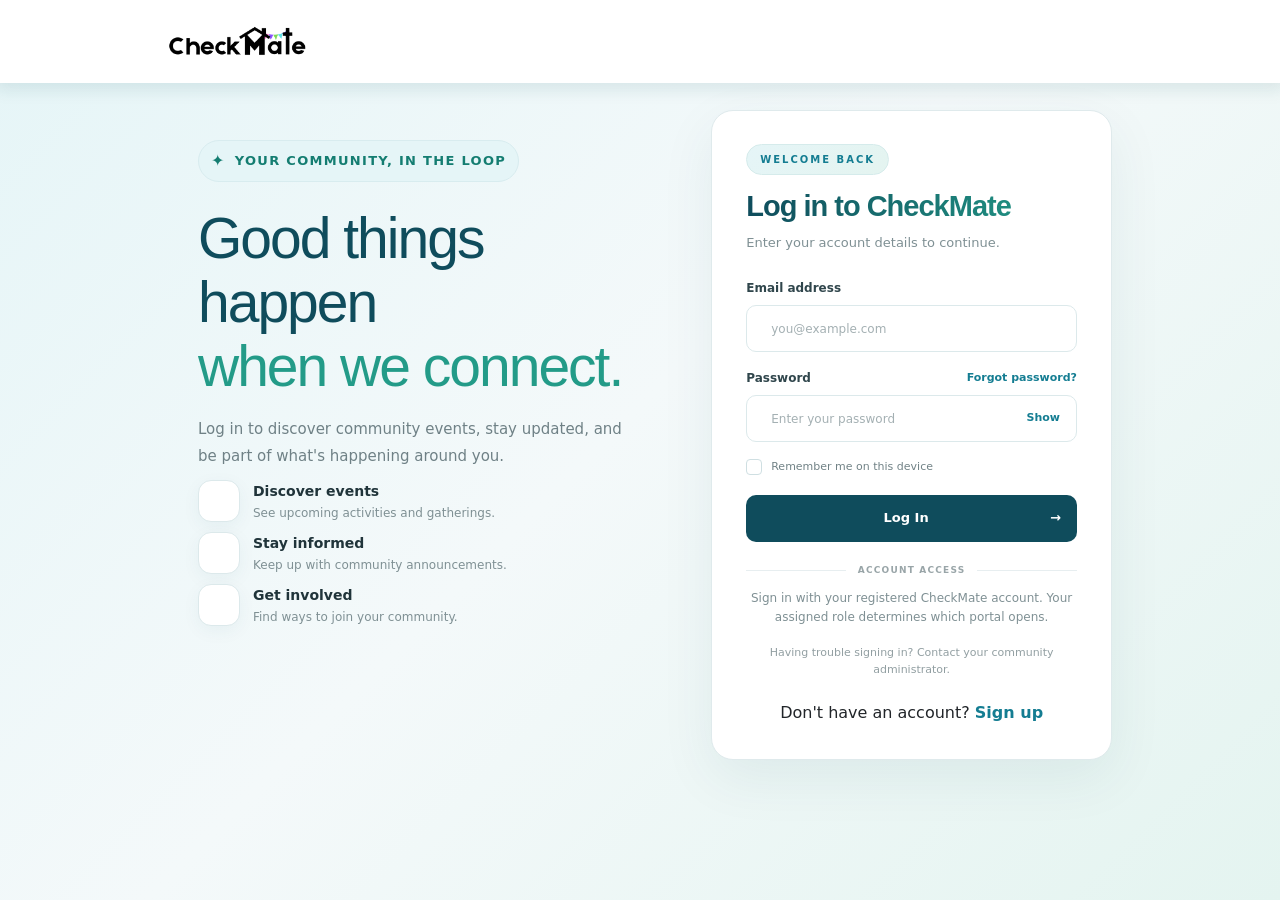
<file: index.html>
<!DOCTYPE html>
<html lang="en">
<head>
    <meta charset="UTF-8">
    <meta name="viewport" content="width=device-width, initial-scale=1.0">
    <meta http-equiv="refresh" content="0; url=html/index.html">
    <title>CheckMate</title>
    <script>
        window.location.replace("html/index.html");
    </script>
</head>
<body>
    <p>Redirecting to CheckMate... If you are not redirected,
        <a href="html/index.html">click here</a>.</p>
</body>
</html>
</file>
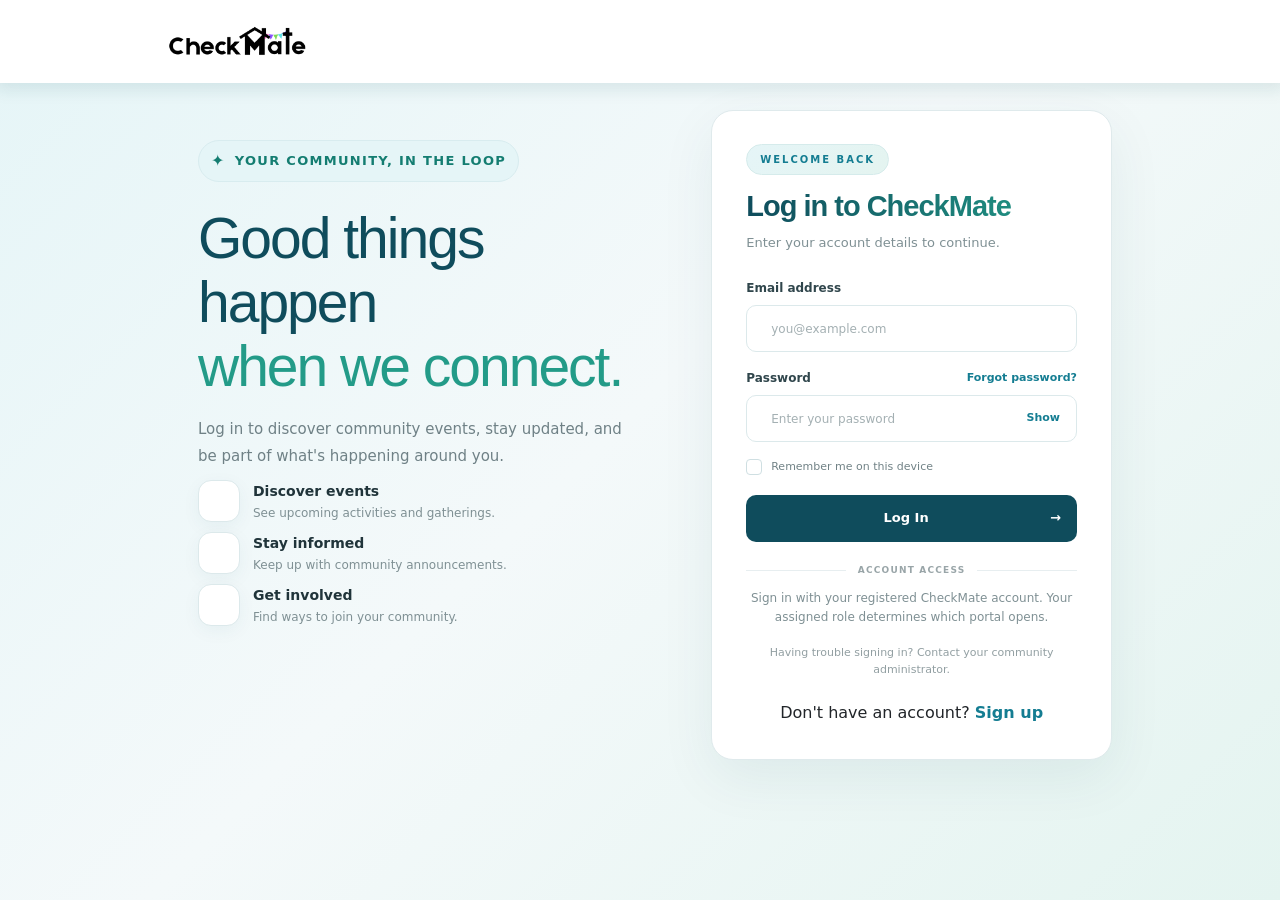
<file: html/index.html>
<!DOCTYPE html>
<html lang="en">

<head>
    <meta charset="UTF-8">
    <meta name="viewport" content="width=device-width, initial-scale=1.0">
    <title>CheckMate</title>
    <link rel="stylesheet" href="../css/login.css">
    <link rel="icon" type="img/png" href="../img/CMicon.png">
    <link href="https://cdn.jsdelivr.net/npm/bootstrap@5.3.8/dist/css/bootstrap.min.css" rel="stylesheet">
    <link href="https://cdn.boxicons.com/3.0.8/fonts/basic/boxicons.min.css" rel="stylesheet">
    <script src="https://cdn.jsdelivr.net/npm/bootstrap@5.3.8/dist/js/bootstrap.bundle.min.js"></script>
</head>

<body>

    <nav class="navbar navbar-expand-sm custom-navbar">
        <div class="container-fluid">
            <a class="navbar-logo" href="#Home">
                <img src="../img/CMlogo.png" alt="CheckMate Logo" style="width: 150px;" class="rounded-pill">
            </a>
        </div>
    </nav>

    <div class="main-container">

        <div class="left-container">
            <div class="login-intro">
                <div class="intro-badge">
                    <span>✦</span> YOUR COMMUNITY, IN THE LOOP
                </div>
                <h1>Good things happen <br>
                    <span>when we connect.</span>
                </h1>
                <p>Log in to discover community events, stay updated, and be part of what's happening around you.</p>

                <div class="intro-points">
                    <div>
                        <span class="point-icon"><i class="bx bx-help-circle"></i></span>
                        <span>
                            <strong>Discover events</strong>
                            <small>See upcoming activities and gatherings.</small>
                        </span>
                    </div>

                    <div>
                        <span class="point-icon"><i class="bx bx-bell"></i></span>
                        <span>
                            <strong>Stay informed</strong>
                            <small>Keep up with community announcements.</small>
                        </span>
                    </div>

                    <div>
                        <span class="point-icon"><i class="bx bx-community"></i></span>
                        <span>
                            <strong>Get involved</strong>
                            <small>Find ways to join your community.</small>
                        </span>
                    </div>
                </div>
            </div>
        </div>

        <div class="right-container">
            <section class="login-card" aria-labelledby="loginTitle">
                <p class="eyebrow">WELCOME BACK</p>
                <h2 id="loginTitle">Log in to CheckMate</h2>
                <p class="login-subtitle">
                    Enter your account details to continue.
                </p>

                <form id="loginForm" novalidate>
                    <label for="email">Email address</label>
                    <div class="input-wrap">
                        <span aria-hidden="true"><i class="bx bx-envelope"></i></span>
                        <input id="email" name="email" type="email" autocomplete="username"
                            placeholder="you@example.com" required>
                    </div>

                    <div class="field-error" id="emailError"></div>

                    <div class="password-label">
                        <label for="password">Password</label>
                        <button type="button" class="forgot-button" id="forgotButton">
                            Forgot password?
                        </button>
                    </div>

                    <div class="input-wrap">
                        <span aria-hidden="true"><i class="bx bx-lock-keyhole"></i></span>
                        <input id="password" name="password" type="password" autocomplete="current-password"
                            placeholder="Enter your password" required minlength="4">
                        <button type="button" class="show-password" id="showPassword" aria-label="Show password">
                            Show
                        </button>
                    </div>

                    <div class="field-error" id="passwordError"></div>
                    <label class="remember-row">
                        <input type="checkbox" id="rememberMe">
                        <span class="custom-check"></span>
                        <span>Remember me on this device</span>
                    </label>
                    <button class="button button-primary login-submit" type="submit">
                        Log In <span aria-hidden="true">→</span>
                    </button>

                    <div class="form-message" id="formMessage" role="status" aria-live="polite"></div>
                </form>

                <div class="login-divider">
                    <span>ACCOUNT ACCESS</span>
                </div>

                <p class="account-access">
                    Sign in with your registered CheckMate account.
                    Your assigned role determines which portal opens.
                </p>
                <p class="login-footer-note">
                    Having trouble signing in? Contact your community administrator.
                </p>
                <p class="signup-prompt">
                    Don't have an account?
                    <a href="signup.html">Sign up</a>
                </p>
            </section>
        </div>

    </div>

    <script src="../js/shared-data.js"></script>
    <script src="../js/script.js"></script>

</body>

</html>
</file>
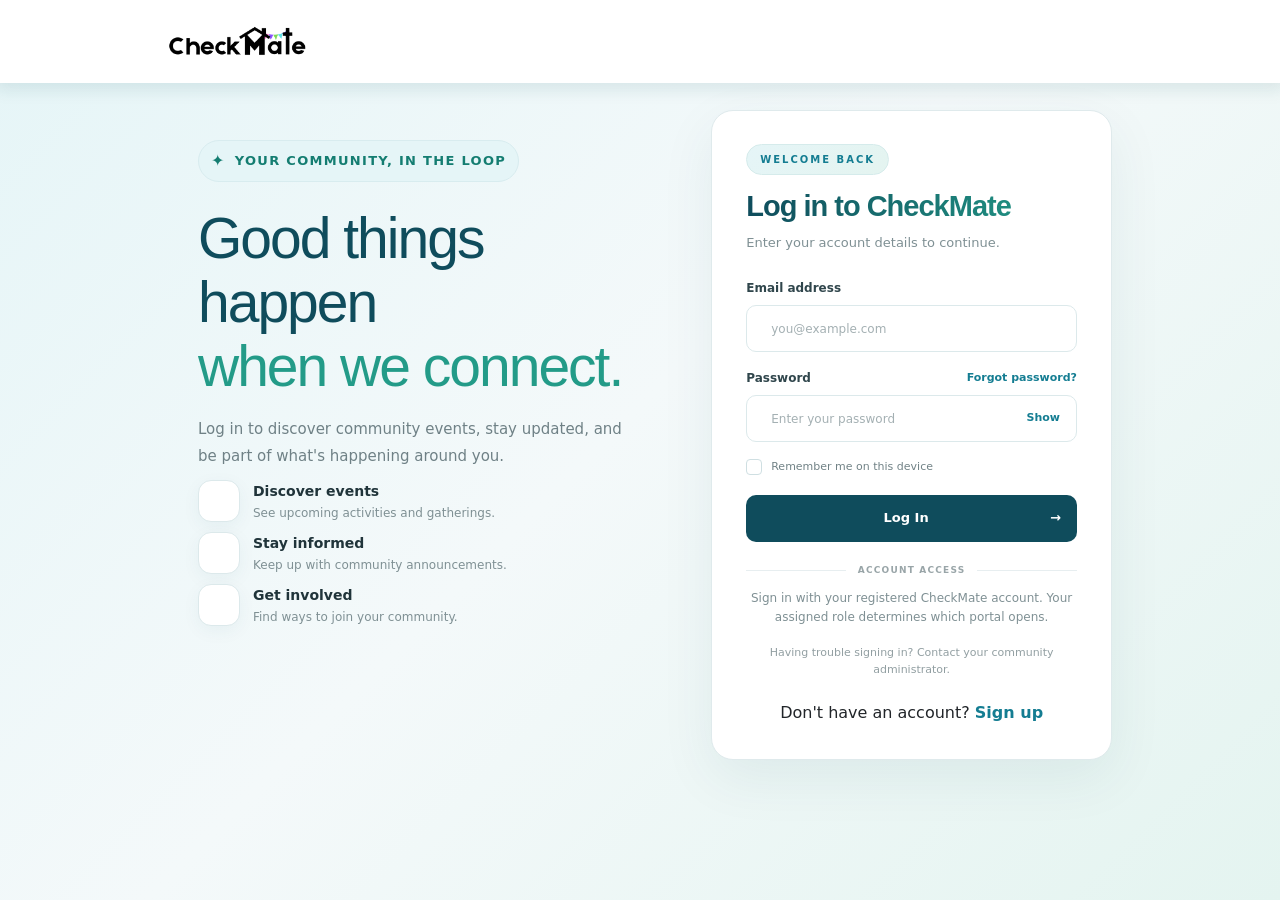
<file: html/admin.html>
<!DOCTYPE html>
<html lang="en">

<head>
    <meta charset="UTF-8">
    <meta name="viewport" content="width=device-width, initial-scale=1.0">
    <title>CheckMate</title>
    <link rel="stylesheet" href="../css/admin.css">
    <link rel="icon" type="image/png" href="../img/CMicon.png">
    <link href="https://cdn.jsdelivr.net/npm/bootstrap@5.3.8/dist/css/bootstrap.min.css" rel="stylesheet">
    <link href="https://cdn.boxicons.com/3.0.8/fonts/basic/boxicons.min.css" rel="stylesheet">
    <script src="https://cdn.jsdelivr.net/npm/bootstrap@5.3.8/dist/js/bootstrap.bundle.min.js"></script>
</head>

<body>

    <nav class="navbar navbar-expand-sm custom-navbar">
        <div class="container-fluid">

            <!-- CheckMate Logo -->
            <a class="navbar-logo" href="admin.html#dashboard">
                <img src="../img/CMlogo.png" alt="CheckMate Logo" class="rounded-pill">
            </a>

            <!-- Notification and Admin Portal -->
            <div class="admin-nav-actions ms-auto">

                <button type="button" class="notif-bell" id="adminNotifBtn" aria-label="Notifications"
                    title="Notifications">
                    <i class="bx bx-bell"></i>
                    <span class="notif-badge" id="adminNotifBadge" hidden>0</span>
                </button>

                <div class="admin-account">
                    ADMIN PORTAL</div>

            </div>
        </div>
    </nav>


    <aside class="navbar-column">
        <div class="navbar-text">
            <img src="../img/CMicon.png" style="width: 45px;" class="navbar-image" alt="Admin Icon">
            <div class="navbar-description">
                <p class="admin-name">Administrator</p>
                <p class="admin-description">Community Management</p>
            </div>
        </div>


        <div class="navbar-list">
            <p class="menu-title">MENU</p>

            <ul class="navbar-list">
                <li>
                    <a href="admin.html#dashboard" data-section="dashboard">
                        <i class="bx bx-dashboard"></i>
                        <span>Dashboard</span>
                    </a>
                </li>

                <li>
                    <a href="admin.html#events" data-section="events">
                        <i class="bx bx-calendar"></i>
                        <span>Manage Events</span>
                    </a>
                </li>

                <li>
                    <a href="admin.html#users" data-section="users">
                        <i class="bx bx-user"></i>
                        <span>Users</span>
                    </a>
                </li>
            </ul>
        </div>

    </aside>

    <main class="main-content">

        <!-- DASHBOARD -->
        <section id="admin-dashboard-section" class="admin-section">
            <div class="page-heading">
                <h1>Dashboard</h1>
                <p>Welcome back, Administrator.</p>
            </div>

            <section class="content-panel" id="dashboardPanel">
                <h2>Dashboard</h2>
                <p>Your community overview and activity summary will appear here.</p>
            </section>
        </section>


        <!-- MANAGE EVENTS -->
        <section id="admin-events-section" class="admin-section" style="display:none;">
            <div class="page-heading">
                <h1>Manage Events</h1>
                <p>Create, edit, and maintain community events.</p>
            </div>

            <section class="content-panel" id="eventsPanel">
            </section>
        </section>


        <!-- CREATE / EDIT EVENT -->
        <section id="admin-create-section" class="admin-section" style="display:none;">
            <div class="page-heading">
                <h1 id="createEventPageTitle">Create Event</h1>
                <p>Enter the details below to create a community event.</p>
            </div>

            <section class="content-panel create-event-panel">
                <form id="createEventForm">
                    <input type="hidden" id="eventId">

                    <div class="create-event-grid">

                        <div class="event-field full-width">
                            <label for="inputTitle">Title</label>
                            <input type="text" id="inputTitle" required>
                        </div>

                        <div class="event-field">
                            <label for="inputDate">Date</label>
                            <input type="date" id="inputDate" required>
                        </div>

                        <div class="event-field">
                            <label for="inputLocation">Location</label>
                            <input type="text" id="inputLocation" required>
                        </div>

                        <div class="event-field">
                            <label for="inputStartTime">Start Time</label>
                            <input type="time" id="inputStartTime" required>
                        </div>

                        <div class="event-field">
                            <label for="inputCategory">Category</label>
                            <select id="inputCategory" required>
                                <option value="Community">Community</option>
                                <option value="Health">Health</option>
                                <option value="Education">Education</option>
                                <option value="Environment">Environment</option>
                                <option value="Sports">Sports</option>
                                <option value="Culture">Culture</option>
                                <option value="Public Service">Public Service</option>
                            </select>
                        </div>

                        <div class="event-field">
                            <label for="inputEndTime">End Time</label>
                            <input type="time" id="inputEndTime" required>
                        </div>

                        <div class="event-field">
                            <label for="inputStatus">Event Status</label>
                            <select id="inputStatus" required>
                                <option value="upcoming">Upcoming</option>
                                <option value="ongoing">Ongoing</option>
                                <option value="completed">Completed</option>
                            </select>
                        </div>

                        <div class="event-field full-width">
                            <label for="inputDescription">Event Description</label>
                            <textarea id="inputDescription" rows="4" required></textarea>
                        </div>

                        <div class="event-field full-width">
                            <label for="inputRequirements">Event Requirements</label>
                            <textarea id="inputRequirements" rows="4"></textarea>
                        </div>

                    </div>

                    <div class="create-event-actions">
                        <a href="admin.html#events" class="btn btn-secondary">Cancel</a>
                        <button type="submit" class="btn btn-primary" id="btnSaveEvent">Publish Event</button>
                    </div>
                </form>
            </section>
        </section>


        <!-- USERS -->
        <section id="admin-users-section" class="admin-section" style="display:none;">
            <div class="page-heading">
                <h1>Users</h1>
                <p>Manage community accounts and access.</p>
            </div>

            <section class="content-panel" id="usersPanel">
                <!-- Loaded by admin.js -->
            </section>
        </section>

    </main>

    <script src="../js/shared-data.js"></script>
    <script src="../js/admin.js"></script>
</body>

</html>
</file>
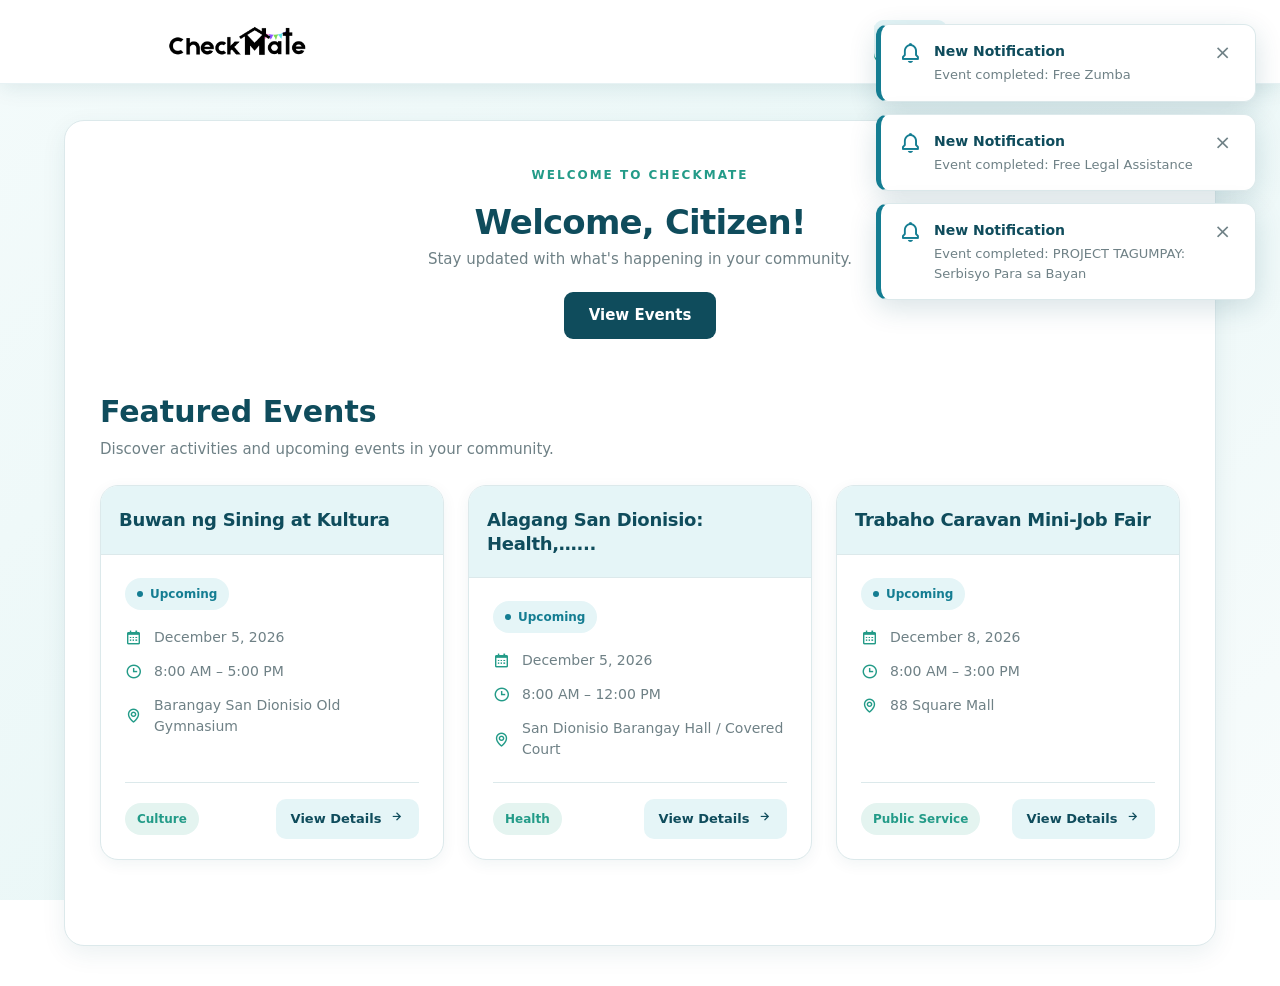
<file: html/citizen.html>
<!DOCTYPE html>
<html lang="en">

<head>
    <meta charset="UTF-8">
    <meta name="viewport" content="width=device-width, initial-scale=1.0">
    <title>CheckMate</title>
    <link rel="stylesheet" href="../css/citizen.css">
    <link rel="icon" type="image/png" href="../img/CMicon.png">
    <link href="https://cdn.jsdelivr.net/npm/bootstrap@5.3.8/dist/css/bootstrap.min.css" rel="stylesheet">
    <link href="https://unpkg.com/boxicons@2.1.4/css/boxicons.min.css" rel="stylesheet">
    <script src="https://cdn.jsdelivr.net/npm/bootstrap@5.3.8/dist/js/bootstrap.bundle.min.js"></script>
</head>

<body>

    <nav class="navbar navbar-expand-sm custom-navbar">
        <div class="container-fluid">
            <a class="navbar-logo" href="citizen.html#home">
                <img src="../img/CMlogo.png" alt="CheckMate Logo" style="width: 150px;" class="rounded-pill">
            </a>

            <ul class="navbar-nav ms-auto">
                <li class="nav-item">
                    <a class="nav-link" href="citizen.html#home" data-citizen-nav="home">Home</a>
                </li>
                <li class="nav-item">
                    <a class="nav-link" href="citizen.html#upcoming" data-citizen-nav="events">Events</a>
                </li>
                <li class="nav-item">
                    <a class="nav-link" href="index.html" id="citizenLogout">Logout</a>
                </li>
            </ul>
        </div>
    </nav>


    <!-- HOME -->
    <section id="citizen-home-section" class="citizen-section checkmate-placard">

        <!-- NOTIFICATION BELL -->
        <li class="nav-item notif-item">
            <button type="button" class="notif-bell" id="citizenNotifBtn" aria-label="Notifications"
                aria-expanded="false">
                <i class="bx bx-bell"></i>
                <span class="notif-badge" id="citizenNotifBadge" hidden>0</span>
            </button>
            <div class="notif-panel" id="citizenNotifPanel" hidden></div>
        </li>

        <div class="main-TOPcontent">
            <div class="main-content">
                <p class="content-top-text">WELCOME TO CHECKMATE</p>
                <h1 class="content-middle-text">Welcome, Citizen!</h1>
                <p class="content-bottom-text">Stay updated with what's happening in your community.</p>

                <a href="citizen.html#upcoming" class="view-event-btn">
                    View Events
                </a>
            </div>
        </div>

        <section class="featured-events">
            <div class="featured-header">
                <h2>Featured Events</h2>
                <p>Discover activities and upcoming events in your community.</p>
            </div>

            <div class="featured-events-container">
                <div class="empty-events">
                    <i class="bx bx-calendar"></i>
                    <h3>Featured events</h3>
                    <p class="featured-description">
                        Discover the latest activities, programs, and community events
                        happening in your place.
                    </p>
                </div>
            </div>
        </section>

    </section>


    <!-- EVENTS -->
    <main id="citizen-events-section" class="citizen-section mainContainer checkmate-placard" style="display:none;">

        <!-- EVENTS PAGE NOTIFICATION -->
        <li class="nav-item notif-item">
            <button type="button" class="notif-bell" id="citizenNotifBtnEvents" aria-label="Notifications"
                aria-expanded="false">
                <i class="bx bx-bell"></i>
                <span class="notif-badge" id="citizenNotifBadgeEvents" hidden>0</span>
            </button>
            <div class="notif-panel" id="citizenNotifPanelEvents" hidden></div>
        </li>

        <section class="topContainer">
            <p class="top-text">WHAT'S HAPPENING NEAR YOU</p>

            <div class="top-content">
                <h1>Community Events</h1>
                <p>Find an activity, make a plan, and join your community.</p>
            </div>
        </section>

        <section class="event-tools">

            <div class="event-navbar">
                <ul class="navbar-nav">
                    <li class="nav-item">
                        <a href="citizen.html#upcoming" class="nav-link" data-event-status="upcoming">Upcoming</a>
                    </li>

                    <li class="nav-item">
                        <a href="citizen.html#ongoing" class="nav-link" data-event-status="ongoing">Ongoing</a>
                    </li>

                    <li class="nav-item">
                        <a href="citizen.html#completed" class="nav-link" data-event-status="completed">Completed</a>
                    </li>
                </ul>
            </div>

            <form class="searchBar" id="citizenSearchForm" role="search">
                <select class="form-select category-filter" id="categoryFilter" aria-label="Filter by category">
                    <option value="all">All Categories</option>
                    <option value="Community">Community</option>
                    <option value="Health">Health</option>
                    <option value="Education">Education</option>
                    <option value="Environment">Environment</option>
                    <option value="Sports">Sports</option>
                    <option value="Culture">Culture</option>
                    <option value="Public Service">Public Service</option>
                </select>

                <div class="search-field">
                    <i class="bx bx-search"></i>
                    <input class="form-control" type="search" id="searchInput" placeholder="Search title or category..."
                        aria-label="Search events" autocomplete="off">
                </div>

                <button class="btn" type="submit">Search</button>
            </form>

        </section>

        <section class="events-empty" id="citizenEventsContainer">
            <i class="bx bx-calendar-event"></i>
            <h2>Upcoming events</h2>
            <p>Community upcoming events will appear here.</p>
        </section>

    </main>

    <script src="../js/shared-data.js"></script>
    <script src="../js/citizen.js"></script>
</body>

</html>
</file>
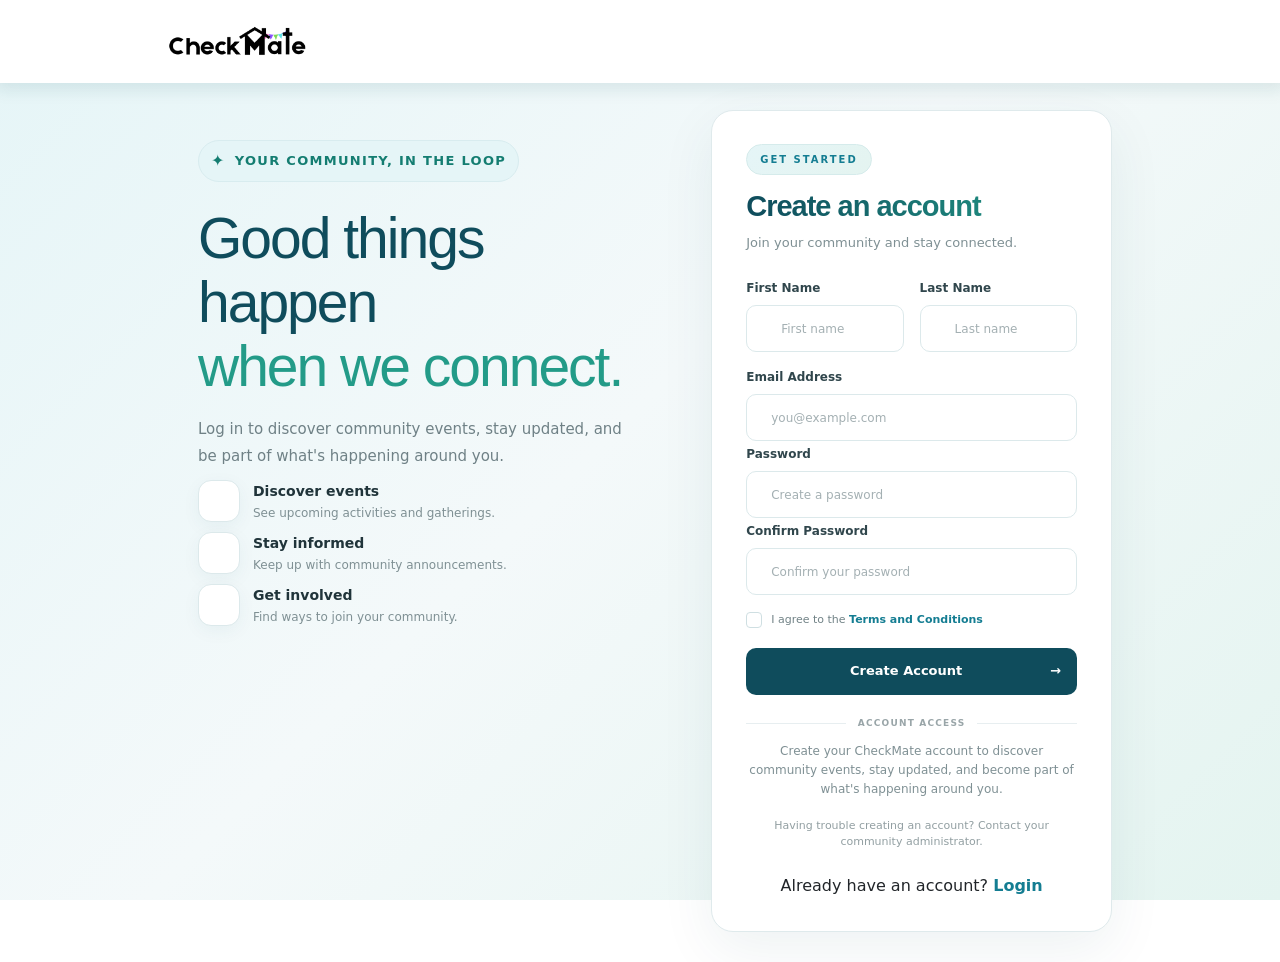
<file: html/signup.html>
<!DOCTYPE html>
<html lang="en">

<head>
    <meta charset="UTF-8">
    <meta name="viewport" content="width=device-width, initial-scale=1.0">
    <title>CheckMate</title>
    <link rel="stylesheet" href="../css/login.css">
    <link rel="stylesheet" href="../css/signup.css">
    <link rel="icon" type="image/png" href="../img/CMicon.png">
    <link href="https://cdn.jsdelivr.net/npm/bootstrap@5.3.8/dist/css/bootstrap.min.css" rel="stylesheet">
    <link href="https://cdn.boxicons.com/3.0.8/fonts/basic/boxicons.min.css" rel="stylesheet">
    <script src="https://cdn.jsdelivr.net/npm/bootstrap@5.3.8/dist/js/bootstrap.bundle.min.js"></script>
    <script src="../js/script.js"></script>
</head>

<body>

    <!-- NAVBAR -->
    <nav class="navbar navbar-expand-sm custom-navbar">
        <div class="container-fluid">
            <a class="navbar-logo" href="#Home">
                <img src="../img/CMlogo.png" alt="CheckMate Logo" style="width: 150px;" class="rounded-pill">
            </a>
        </div>
    </nav>


    <!-- MAIN CONTAINER -->
    <div class="main-container">

        <!-- LEFT SIDE - SAME AS LOGIN -->
        <div class="left-container">
            <div class="login-intro">
                <div class="intro-badge">
                    <span>✦</span> YOUR COMMUNITY, IN THE LOOP
                </div>

                <h1>Good things happen <br>
                    <span>when we connect.</span>
                </h1>

                <p>Log in to discover community events, stay updated, and be part of what's happening around you.</p>

                <div class="intro-points">
                    <div>
                        <span class="point-icon"><i class="bx bx-help-circle"></i></span>
                        <span>
                            <strong>Discover events</strong>
                            <small>See upcoming activities and gatherings.</small>
                        </span>
                    </div>

                    <div>
                        <span class="point-icon"><i class="bx bx-bell"></i></span>
                        <span>
                            <strong>Stay informed</strong>
                            <small>Keep up with community announcements.</small>
                        </span>
                    </div>

                    <div>
                        <span class="point-icon"><i class="bx bx-community"></i></span>
                        <span>
                            <strong>Get involved</strong>
                            <small>Find ways to join your community.</small>
                        </span>
                    </div>
                </div>
            </div>
        </div>


        <!-- RIGHT SIDE - SIGNUP FORM -->
        <div class="right-container">

            <div class="login-card signup-card">

                <p class="eyebrow">GET STARTED</p>

                <h2>Create an account</h2>

                <p class="login-subtitle">
                    Join your community and stay connected.
                </p>


                <form onsubmit="signup(event)">

                    <!-- FIRST NAME AND LAST NAME -->
                    <div class="signup-name-row">

                        <div class="signup-field">
                            <label for="firstName">First Name</label>

                            <div class="input-wrap">
                                <i class="bx bx-user"></i>
                                <input type="text" id="firstName" placeholder="First name" required>
                            </div>
                        </div>

                        <div class="signup-field">
                            <label for="lastName">Last Name</label>

                            <div class="input-wrap">
                                <i class="bx bx-user"></i>
                                <input type="text" id="lastName" placeholder="Last name" required>
                            </div>
                        </div>

                    </div>


                    <!-- EMAIL -->
                    <label for="username">Email Address</label>

                    <div class="input-wrap">
                        <i class="bx bx-envelope"></i>
                        <input type="email" id="username" placeholder="you@example.com" required>
                    </div>


                    <!-- PASSWORD -->
                    <label for="password">Password</label>

                    <div class="input-wrap">
                        <i class="bx bx-lock"></i>
                        <input type="password" id="password" placeholder="Create a password" required>

                        <i class="bx bx-eye-slash" id="togglePassword" style="cursor:pointer;"></i>
                    </div>


                    <!-- CONFIRM PASSWORD -->
                    <label for="confirmPassword">Confirm Password</label>

                    <div class="input-wrap">
                        <i class="bx bx-lock"></i>
                        <input type="password" id="confirmPassword" placeholder="Confirm your password" required>
                    </div>

                    <!-- TERMS AND CONDITIONS -->
                    <label class="remember-row terms-agreement">
                        <input type="checkbox" id="termsAgreement" required>
                        <span class="custom-check"></span>
                        <span>
                            I agree to the
                            <a href="#" id="openTerms">Terms and Conditions</a>
                        </span>
                    </label>

                    <!-- TERMS AND CONDITIONS POPUP -->
                    <div class="terms-overlay" id="termsModal">
                        <div class="terms-modal">

                            <div class="terms-header">
                                <div>
                                    <span class="terms-eyebrow">CHECKMATE</span>
                                    <h2>Terms and Conditions</h2>
                                    <p>Please read these terms before creating your account.</p>
                                </div>

                                <button type="button" class="terms-close" id="closeTerms"
                                    aria-label="Close">&times;</button>
                            </div>

                            <div class="terms-content">

                                <p><strong>Last updated: November 17, 2026</strong></p>

                                <p>
                                    Welcome to CheckMate. By creating an account and using this
                                    platform, you agree to follow the terms and guidelines below.
                                    If you do not agree, please do not create an account.
                                </p>

                                <h3>1. Account Registration</h3>
                                <ul>
                                    <li>You must provide accurate and complete information when creating an account.
                                    </li>
                                    <li>You must not impersonate another person or create an account using someone
                                        else's information without authorization.</li>
                                    <li>You are responsible for keeping your login credentials confidential.</li>
                                    <li>You must notify the platform administrator if you become aware of unauthorized
                                        access to your account.</li>
                                </ul>

                                <h3>2. Acceptable Use</h3>
                                <p>When using CheckMate, you agree not to:</p>
                                <ul>
                                    <li>Post false, misleading, fraudulent, or unauthorized event information.</li>
                                    <li>Harass, threaten, bully, or discriminate against other users.</li>
                                    <li>Send spam or use the platform for scams or malicious activities.</li>
                                    <li>Attempt to access another user's account or restricted areas without permission.
                                    </li>
                                    <li>Upload or distribute harmful software or content that may compromise the
                                        platform.</li>
                                    <li>Use CheckMate for any unlawful purpose.</li>
                                </ul>

                                <h3>3. Data Privacy</h3>
                                <p>
                                    CheckMate collects personal information such as your name,
                                    email address, and account credentials when you register.
                                    This information is used to:
                                </p>
                                <ul>
                                    <li>Create and manage your account.</li>
                                    <li>Provide access to community events and announcements.</li>
                                    <li>Maintain platform security and prevent unauthorized use.</li>
                                    <li>Communicate important account or platform updates.</li>
                                </ul>

                                <p>
                                    CheckMate should handle personal information in accordance
                                    with the <strong>Data Privacy Act of 2012 (Republic Act No. 10173)</strong>.
                                    Users have rights under the law, including the right to be
                                    informed about the processing of their personal data and,
                                    subject to applicable conditions, the right to access,
                                    correct, object to, or request the deletion or blocking of
                                    their data.
                                </p>

                                <p>
                                    Personal information should only be accessed by authorized
                                    persons and should not be disclosed to unauthorized parties.
                                    It should be retained only for as long as necessary for the
                                    stated purposes or as required by applicable law.
                                </p>

                                <h3>4. Prohibited Activities and Legal Compliance</h3>
                                <p>
                                    Users must not use CheckMate to engage in unlawful online
                                    activities, including unauthorized access, computer-related
                                    fraud, identity theft, or other prohibited acts under
                                    applicable Philippine laws, including the
                                    <strong>Cybercrime Prevention Act of 2012 (Republic Act No. 10175)</strong>.
                                </p>

                                <h3>5. Community Events and Announcements</h3>
                                <ul>
                                    <li>Event details and announcements should be accurate and relevant to the
                                        community.</li>
                                    <li>Users should verify event details with the appropriate community administrator
                                        when necessary.</li>
                                    <li>CheckMate may update, correct, or remove inaccurate or inappropriate content.
                                    </li>
                                    <li>CheckMate does not guarantee that every listed event will proceed as originally
                                        announced.</li>
                                </ul>

                                <h3>6. Account Suspension or Termination</h3>
                                <p>
                                    The platform administrator may restrict, suspend, or remove
                                    accounts that violate these terms, misuse the platform, or
                                    create security or safety concerns. Where appropriate, users
                                    may be informed of the reason for the action.
                                </p>

                                <h3>7. Changes to These Terms</h3>
                                <p>
                                    These terms may be updated when CheckMate's features,
                                    policies, or applicable laws change. Users should review
                                    this section periodically for updates.
                                </p>

                                <h3>8. Contact and Privacy Concerns</h3>
                                <p>
                                    For questions, account concerns, or requests involving
                                    personal information, contact the CheckMate administrator
                                    through the official community contact channel.
                                </p>

                                <h3>9. Acceptance of Terms</h3>
                                <p>
                                    By checking the agreement box during registration, you
                                    acknowledge that you have read and understood these Terms
                                    and Conditions and agree to follow them.
                                </p>

                                <p class="terms-disclaimer">
                                    Note: This is a sample platform terms document for the
                                    CheckMate project. It is not a substitute for legal advice
                                    or a complete legal compliance review.
                                </p>

                            </div>

                            <div class="terms-footer">
                                <button type="button" class="terms-accept" id="acceptTerms">
                                    I Agree
                                </button>
                            </div>

                        </div>
                    </div>


                    <!-- CREATE ACCOUNT BUTTON -->
                    <button class="button button-primary login-submit" type="submit">
                        Create Account <span aria-hidden="true">→</span>
                    </button>

                </form>

                <div class="login-divider">
                    <span>ACCOUNT ACCESS</span>
                </div>

                <p class="account-access">
                    Create your CheckMate account to discover community events,
                    stay updated, and become part of what's happening around you.
                </p>

                <p class="login-footer-note">
                    Having trouble creating an account? Contact your community administrator.
                </p>

                <p class="signup-prompt">
                    Already have an account?
                    <a href="index.html">Login</a>
                </p>

            </div>

        </div>

    </div>

    <!-- SIGNUP SUCCESS POPUP -->
    <div class="modal fade" id="signupSuccessModal" tabindex="-1" aria-labelledby="signupSuccessTitle"
        aria-hidden="true" data-bs-backdrop="static" data-bs-keyboard="false">
        <div class="modal-dialog modal-dialog-centered">
            <div class="modal-content signup-success-modal">
                <div class="modal-body">
                    <div class="signup-success-icon">
                        <i class="bx bx-check"></i>
                    </div>
                    <h3 id="signupSuccessTitle">Account Created!</h3>
                    <p>Your CheckMate account has been successfully registered.
                        You can now log in and explore your community events.</p>
                    <a href="index.html" class="signup-success-button">Continue to Login</a>
                </div>
            </div>
        </div>
    </div>

</body>

</html>
</file>
<file: css/login.css>
body {
    margin: 0;
    padding-top: 80px;
    min-height: 100vh;
    background: linear-gradient(
        135deg,
        #e5f5f7 0%,
        #f4f9fa 48%,
        #e4f4f0 100%
    );
    background-attachment: fixed;
}


/*----- TOP NAVBAR -----*/

.custom-navbar {
    background-color: white;
    box-shadow: 0px 2px 15px 5px rgba(15, 76, 92, 0.10);
    width: 100%;
    position: fixed !important;
    top: 0;
    left: 0;
    z-index: 9999;
}

.navbar-logo {
    margin-left: 150px;
}


/*----- MIDDLE CONTAINER -----*/

.main-container {
    margin: 30px 168px;
    min-height: 500px;
    display: flex;
    gap: 50px;
}


/*----- LEFT -----*/

.left-container {
    width: 55%;
    padding: 30px;
}


/*----- RIGHT -----*/

.right-container {
    width: 45%;
}


/*----- INTRO BADGE -----*/

.intro-badge {
    display: inline-flex;
    align-items: center;
    gap: 9px;
    padding: 8px 12px;
    border: 1px solid #d8ecef;
    background: #e5f5f7;
    border-radius: 30px;
    color: #147d71;
    font-size: 13px;
    letter-spacing: 1.3px;
    font-weight: 700;
}

.intro-badge span {
    font-size: 16px;
}


/*----- LOGIN INTRO -----*/

.login-intro h1 {
    font-family: Manrope, sans-serif;
    font-size: clamp(37px, 4.5vw, 57px);
    line-height: 1.12;
    letter-spacing: -2px;
    color: #0f4c5c;
    margin: 25px 0 18px;
}

.login-intro h1 span {
    color: #239b88;
}

.login-intro > p {
    max-width: 470px;
    color: #6f8186;
    font-size: 15px;
    line-height: 1.8;
    margin: 0;
}


/*----- INTRO POINTS -----*/

.intro-points > div {
    margin-top: 10px;
    display: flex;
    align-items: center;
    gap: 13px;
}

.point-icon {
    width: 42px;
    height: 42px;
    border-radius: 13px;
    background: #fff;
    border: 1px solid #dce9eb;
    color: #239b88;
    display: grid;
    place-items: center;
    font-size: 19px;
    box-shadow: 0 5px 18px rgba(15, 76, 92, 0.05);
}

.intro-points strong,
.intro-points small {
    display: block;
}

.intro-points strong {
    color: #20343a;
    font-size: 14px;
}

.intro-points small {
    color: #7f9094;
    font-size: 12px;
    margin-top: 2px;
}


/*----- INTRO DECORATION -----*/

.intro-decoration {
    position: absolute;
    z-index: -1;
    border: 1px solid #dceff1;
    border-radius: 50%;
    pointer-events: none;
}

.deco-one {
    width: 190px;
    height: 190px;
    right: 5px;
    top: 20px;
    opacity: 0.6;
}

.deco-two {
    width: 120px;
    height: 120px;
    right: 40px;
    top: 55px;
    opacity: 0.6;
}


/*----- LOGIN AND SIGN-UP CARDS -----*/

.login-card {
    background: #fff;
    border: 1px solid #dfeaec;
    border-radius: 22px;
    padding: 33px 34px;
    box-shadow: 0 18px 55px rgba(15, 76, 92, 0.07);
}

.signup-card {
    width: 100%;
    max-width: 520px;
}

.login-card-mark {
    height: 43px;
    width: 43px;
    border-radius: 14px;
    background: #0f4c5c;
    color: #fff;
    display: grid;
    place-items: center;
    font-family: Manrope, sans-serif;
    font-weight: 800;
    font-size: 21px;
    margin-bottom: 24px;
}

.login-card-mark span {
    color: #73c9c4;
}

.login-card > .eyebrow {
    margin-bottom: 6px;
}

.login-card h2 {
    font-family: Manrope, sans-serif;
    font-size: 25px;
    letter-spacing: -0.7px;
    color: #0f4c5c;
    margin: 0 0 6px;
}

.login-subtitle {
    color: #7f9094;
    font-size: 12px;
    margin: 0 0 25px;
}


/*----- FORM LABELS AND INPUTS -----*/

.login-card form > label,
.password-label label {
    display: block;
    color: #30464c;
    font-size: 12px;
    font-weight: 700;
    margin-bottom: 8px;
}

.input-wrap {
    height: 47px;
    display: flex;
    align-items: center;
    gap: 10px;
    border: 1px solid #dce9eb;
    border-radius: 10px;
    padding: 0 12px;
    color: #819398;
    margin-bottom: 4px;
    transition: 0.2s;
}

.input-wrap:focus-within {
    border-color: #4daeb5;
    box-shadow: 0 0 0 3px rgba(20, 125, 146, 0.12);
}

.input-wrap > span {
    font-size: 16px;
}

.input-wrap input {
    width: 100%;
    min-width: 0;
    border: 0;
    outline: 0;
    background: transparent;
    color: #20343a;
    font-size: 12px;
}

.input-wrap input::placeholder {
    color: #a4b0b3;
}


/*----- PASSWORD CONTROLS -----*/

.password-label {
    display: flex;
    align-items: center;
    justify-content: space-between;
    margin-top: 17px;
}

.password-label label {
    margin: 0 0 8px;
}

.forgot-button {
    border: 0;
    background: transparent;
    color: #147d92;
    font-size: 11px;
    font-weight: 700;
    margin-bottom: 8px;
    padding: 0;
}

.forgot-button:hover {
    text-decoration: underline;
}

.show-password {
    border: 0;
    background: transparent;
    color: #147d92;
    font-size: 11px;
    font-weight: 700;
    padding: 4px;
}


/*----- FORM VALIDATION -----*/

.field-error {
    min-height: 0;
    color: #c04454;
    font-size: 10px;
    margin: 0;
}

.field-error:not(:empty) {
    min-height: 16px;
    margin: 2px 0 4px;
}

.form-message {
    font-size: 11px;
    color: #c04454;
    margin-top: 8px;
    min-height: 0;
}

.form-message:not(:empty) {
    min-height: 16px;
}


/*----- REMEMBER ME -----*/

.remember-row {
    display: flex !important;
    align-items: center;
    gap: 9px;
    color: #718286 !important;
    font-size: 11px !important;
    font-weight: 500 !important;
    margin: 17px 0 19px !important;
    cursor: pointer;
}

.remember-row input {
    position: absolute;
    opacity: 0;
    width: 1px;
    height: 1px;
}

.custom-check {
    width: 16px;
    height: 16px;
    flex: 0 0 16px;
    border: 1px solid #cfdfe2;
    border-radius: 4px;
    background: #fff;
    display: grid;
    place-items: center;
}

.remember-row input:checked + .custom-check {
    background: #147d92;
    border-color: #147d92;
}

.remember-row input:checked + .custom-check:after {
    content: "✓";
    font-size: 11px;
    color: white;
}

.remember-row input:focus-visible + .custom-check {
    outline: 3px solid rgba(20, 125, 146, 0.22);
}


/*----- BUTTONS -----*/

.login-submit {
    width: 100%;
    height: 47px;
    font-size: 13px;
}

.login-submit span {
    float: right;
}


/*----- LOGIN CARD FOOTER -----*/

.login-divider {
    display: flex;
    align-items: center;
    gap: 12px;
    color: #99a5a8;
    font-size: 9px;
    font-weight: 700;
    letter-spacing: 1.2px;
    margin: 22px 0 12px;
}

.login-divider:before,
.login-divider:after {
    content: "";
    height: 1px;
    background: #e7eef0;
    flex: 1;
}

.account-access {
    color: #7f9094;
    font-size: 12px;
    line-height: 1.6;
    margin: 0 0 12px;
    text-align: center;
}

.demo-button {
    width: 100%;
    border: 1px solid #cfe5e8;
    background: #eef8f9;
    color: #0f5d6c;
    font-size: 12px;
}

.demo-button:hover {
    background: #e3f3f5;
}

.demo-button span {
    float: right;
}

.login-footer-note {
    text-align: center;
    color: #929fa2;
    font-size: 11px;
    margin: 18px 0 0;
}

.login-footer {
    flex-shrink: 0;
}


/*----- SIGN-UP FORM -----*/

.signup-name-row {
    display: grid;
    grid-template-columns: 1fr 1fr;
    gap: 16px;
    margin-bottom: 12px;
}

.signup-field {
    min-width: 0;
}

.signup-field label,
.signup-card > form > label {
    display: block;
    margin-bottom: 8px;
}

.signup-card .input-wrap {
    width: 100%;
}

.signup-card .input-wrap input {
    width: 100%;
    min-width: 0;
}

.signup-card .signup-name-row .input-wrap input {
    padding-left: 12px;
}

.signup-card .login-submit {
    margin-top: 12px;
}

.signup-prompt {
    margin: 22px 0 0;
    text-align: center;
    line-height: 1.6;
}

.signup-prompt a {
    color: #147d92;
    font-weight: 600;
    text-decoration: none;
}

.signup-prompt a:hover {
    text-decoration: underline;
}


/*----- PRIMARY BUTTON -----*/

.button-primary {
    display: block;
    width: 100%;
    height: 47px;
    padding: 0 16px;
    border: none;
    border-radius: 10px;
    background: #0f4c5c;
    color: #fff;
    font-size: 13px;
    font-weight: 700;
    cursor: pointer;
    transition: background 0.2s ease;
}

.button-primary:hover {
    background: #147d92;
}

/*----- TABLET -----*/

@media (max-width: 991px) {

    .navbar-logo {
        margin-left: 40px;
    }

    .main-container {
        margin: 30px 40px;
        gap: 30px;
    }

    .left-container {
        width: 50%;
        padding: 20px;
    }

    .right-container {
        width: 50%;
    }

    .login-card {
        padding: 28px 25px;
    }

    .login-intro h1 {
        font-size: 42px;
    }

    .intro-decoration {
        display: none;
    }
}


/*----- MOBILE -----*/

@media (max-width: 768px) {

    body {
        padding-top: 70px;
    }

    .custom-navbar {
        min-height: 70px;
    }

    .navbar-logo {
        margin-left: 15px;
    }

    .navbar-logo img {
        width: 125px !important;
    }

    .main-container {
        margin: 20px 15px;
        min-height: auto;
        flex-direction: column;
        gap: 25px;
    }

    .left-container {
        width: 100%;
        padding: 10px 5px;
    }

    .right-container {
        width: 100%;
        display: flex;
        justify-content: center;
    }

    .intro-badge {
        font-size: 11px;
        padding: 7px 10px;
    }

    .login-intro h1 {
        font-size: 36px;
        letter-spacing: -1px;
        margin: 18px 0 14px;
    }

    .login-intro > p {
        max-width: 100%;
        font-size: 14px;
        line-height: 1.7;
    }

    .intro-points > div {
        gap: 10px;
    }

    .point-icon {
        width: 38px;
        height: 38px;
        flex: 0 0 38px;
    }

    .login-card {
        width: 100%;
        max-width: 520px;
        padding: 25px 20px;
        border-radius: 18px;
    }

    .signup-card {
        width: 100%;
        max-width: 520px;
    }
}


/*----- SMALL PHONE -----*/

@media (max-width: 480px) {

    body {
        padding-top: 65px;
    }

    .custom-navbar {
        min-height: 65px;
    }

    .navbar-logo {
        margin-left: 12px;
    }

    .navbar-logo img {
        width: 115px !important;
    }

    .main-container {
        margin: 15px 12px;
        gap: 20px;
    }

    .left-container {
        padding: 5px;
    }

    .login-intro h1 {
        font-size: 31px;
        line-height: 1.15;
        margin: 15px 0 12px;
    }

    .login-intro > p {
        font-size: 13px;
        line-height: 1.6;
    }

    .point-icon {
        width: 35px;
        height: 35px;
        flex: 0 0 35px;
        font-size: 16px;
    }

    .intro-points strong {
        font-size: 13px;
    }

    .intro-points small {
        font-size: 11px;
    }

    .login-card {
        padding: 22px 17px;
        border-radius: 16px;
    }

    .login-card-mark {
        width: 40px;
        height: 40px;
        font-size: 19px;
        margin-bottom: 20px;
    }

    .login-card h2 {
        font-size: 21px;
    }

    .login-subtitle {
        font-size: 11px;
    }
}



/*----- LOGIN HEADING DESIGN -----*/

.login-card > .eyebrow {
    display: inline-block;
    width: fit-content;
    padding: 7px 13px;
    margin-bottom: 13px;

    background: linear-gradient(135deg, #e5f5f7, #e4f4f0);
    border: 1px solid #d5ebeb;
    border-radius: 30px;

    color: #147d92;
    font-size: 10px;
    font-weight: 800;
    letter-spacing: 2px;
}

/* Main Login Heading */

.login-card h2 {
    font-family: Manrope, sans-serif;
    font-size: 29px;
    font-weight: 800;
    letter-spacing: -1px;
    line-height: 1.25;

    background: linear-gradient(90deg, #0f4c5c, #239b88);
    -webkit-background-clip: text;
    background-clip: text;
    -webkit-text-fill-color: transparent;

    margin: 0 0 9px;
}

/* Subtitle */

.login-card .login-subtitle {
    color: #7f9094;
    font-size: 13px;
    line-height: 1.6;
    margin-bottom: 25px;
}

/* Mobile adjustment */

@media (max-width: 480px) {
    .login-card h2 {
        font-size: 24px;
    }

    .login-card > .eyebrow {
        font-size: 9px;
        letter-spacing: 1.5px;
    }
}


/* =========================================================
   MOBILE LAYOUT IMPROVEMENTS
   ========================================================= */
@media (max-width: 600px) {
    html, body {
        width: 100%;
        max-width: 100%;
        overflow-x: hidden;
    }

    body {
        padding-top: 64px;
    }

    .custom-navbar {
        min-height: 64px;
        height: 64px;
    }

    .custom-navbar .container-fluid {
        min-height: 64px;
        padding: 0 13px;
    }

    .navbar-logo {
        margin: 0;
    }

    .navbar-logo img {
        width: 112px !important;
        max-width: 42vw;
        height: auto;
    }

    .main-container {
        display: flex;
        flex-direction: column;
        width: auto;
        max-width: 100%;
        min-height: 0;
        margin: 15px 12px 28px;
        padding: 0;
        gap: 20px;
    }

    .left-container,
    .right-container {
        width: 100%;
        min-width: 0;
        padding: 0;
    }

    .left-container {
        display: block;
    }

    .login-intro h1 {
        font-size: clamp(28px, 8vw, 34px);
        line-height: 1.15;
        overflow-wrap: anywhere;
    }

    .login-intro > p {
        font-size: 13px;
        line-height: 1.6;
    }

    .intro-points {
        gap: 12px;
    }

    .intro-points > div {
        align-items: center;
    }

    .login-card,
    .signup-card {
        width: 100%;
        max-width: 100%;
        min-width: 0;
        padding: 22px 17px;
        border-radius: 16px;
    }

    .login-card form,
    .signup-card form,
    .input-wrap {
        width: 100%;
        min-width: 0;
    }

    .input-wrap input {
        min-width: 0;
        width: 100%;
        font-size: 16px;
    }

    .login-submit,
    .signup-card button[type="submit"] {
        min-height: 46px;
    }
}

@media (max-width: 360px) {
    .main-container {
        margin-right: 9px;
        margin-left: 9px;
    }

    .login-card,
    .signup-card {
        padding: 19px 14px;
    }

    .intro-badge {
        font-size: 9px;
    }
}
</file>
<file: css/admin.css>
:root {
    --blue-900: #0f4c5c;
    --blue-700: #147d92;
    --blue-100: #e5f5f7;

    --green-600: #239b88;
    --green-100: #e4f4f0;

    --ink: #20343a;
    --muted: #6f8186;
    --line: #dce9eb;
    --page: #f4f9fa;
}

.navbar-logo img {
    width: 150px;
    height: auto;
}

@media (max-width: 480px) {
    .navbar-logo img {
        width: 105px;
    }
}

* {
    box-sizing: border-box;
}

body {
    margin: 0;
    padding-top: 80px;
    background: linear-gradient(
    135deg,
    #f4fbfb 0%,
    #eaf7f7 50%,
    #f8fcfc 100%
);

background-attachment: fixed;
    color: var(--ink);
    font-family: "Inter", "Segoe UI", Arial, sans-serif;
}


/*----- TOP NAVBAR -----*/

.custom-navbar {
    background: #ffffff;
    box-shadow: 0 3px 15px rgba(15, 76, 92, .10);
    border-bottom: 1px solid var(--line);
    width: 100%;
    position: fixed !important;
    top: 0;
    left: 0;
    z-index: 9999;
    min-height: 80px;
}

.navbar-logo {
    margin-left: 150px;
}

.navbar-logo img {
    transition: transform .2s ease;
}

.navbar-logo img:hover {
    transform: scale(1.02);
}

.admin-account {
    margin-right: 168px;
    width: 158px;
    height: 42px;
    padding: 0 16px;

    display: flex;
    align-items: center;
    justify-content: center;

    border: 1px solid #cce8e8;
    border-radius: 8px;
    background: #eaf7f7;
    color: #147d92;

    font-size: 11px;
    font-weight: 700;
    letter-spacing: 1px;
    line-height: normal;
    text-align: center;
    white-space: nowrap;
}

/*----- SIDE NAVBAR -----*/

.navbar-column {
    border-right: 1px solid var(--line);
    width: 250px;
    min-height: calc(100vh - 80px);
    position: fixed;
    top: 80px;
    left: 0;
    background: #f8fcfc;
}

.navbar-text {
    border-bottom: 1px solid var(--line);
    height: 100px;
    display: flex;
    justify-content: center;
    align-items: center;
    gap: 10px;
}

.navbar-image {
    object-fit: contain;
}

.navbar-description p {
    margin: 0;
    padding: 0;
    margin-left: 5px;
}

.admin-name {
    font-size: 14px;
    font-weight: 700;
    color: var(--blue-900);
}

.admin-description {
    font-size: 11px;
    color: var(--muted);
    margin-top: 3px !important;
}


/*----- SIDE MENU -----*/

.navbar-list {
    padding: 25px 15px;
}

.menu-title {
    font-size: 10px;
    font-weight: 700;
    color: #91a1a6;
    letter-spacing: 1.2px;
    margin: 0 0 12px 12px;
}

.navbar-list ul {
    padding: 0;
    margin: 0;
    list-style: none;
}

.navbar-list li {
    height: 45px;
    width: 100%;
    margin-top: 5px;
    padding: 0 12px;
    display: flex;
    align-items: center;
    gap: 12px;
    border-radius: 8px;
    color: #5f7479;
    cursor: pointer;
    transition: background-color .2s ease, color .2s ease;
}

.navbar-list li a {
    display: flex;
    align-items: center;
    gap: 5px;
    width: 100%;
    text-decoration: none;
    cursor: pointer;
    position: relative;
    z-index: 2;
}

.navbar-list li:hover {
    background: #e5f5f7;
    color: #147d92;
}

.navbar-list li.active {
    background: #dff2ef;
    color: #147d71;
    font-weight: 700;
}

.navbar-list li i {
    font-size: 19px;
}

.navbar-list li p {
    margin: 0;
    padding: 0;
    font-size: 13px;
    font-weight: 550;
}


/*----- HOVER -----*/

.navbar-list li:hover {
    background: var(--blue-100);
    color: var(--blue-700);
}


/*----- ACTIVE -----*/

.navbar-list li.active {
    background: var(--green-100);
    color: #147d71;
    font-weight: 700;
}

.navbar-list a {
    text-decoration: none;
    color: inherit;
    display: block;
}

.navbar-list a li {
    width: 100%;
}


/*----- MAIN CONTENT -----*/

.main-content {
    margin-left: 250px;
    padding: 35px 40px;
    min-height: calc(100vh - 80px);
}


/*----- PAGE HEADING -----*/

.page-heading h1 {
    font-size: 26px;
    font-weight: 750;
    letter-spacing: -.5px;
    color: var(--blue-900);
    margin-bottom: 8px;
}

.page-heading p {
    font-size: 13px;
    color: var(--muted);
    margin: 0;
}


/*----- CONTENT PANEL -----*/

.content-panel {
    margin-top: 28px;
    padding: 25px;
    background: white;
    border: 1px solid var(--line);
    border-radius: 12px;
}

.content-panel h2 {
    margin: 0 0 7px;
    color: var(--blue-900);
    font-size: 17px;
    font-weight: 700;
}

.content-panel p {
    margin: 0;
    color: var(--muted);
    font-size: 13px;
}


/*----- RESPONSIVE -----*/

@media (max-width: 768px) {

    .navbar-logo {
        margin-left: 20px;
    }

    .admin-account {
        margin-right: 20px;
    }

    .navbar-column {
        width: 210px;
    }

    .main-content {
        margin-left: 210px;
        padding: 25px 20px;
    }
}


@media (max-width: 500px) {

    .navbar-column {
        width: 65px;
    }

    .navbar-text {
        justify-content: center;
    }

    .navbar-description,
    .menu-title,
    .navbar-list li p {
        display: none;
    }

    .navbar-list {
        padding: 20px 8px;
    }

    .navbar-list li {
        justify-content: center;
        padding: 0;
    }

    .main-content {
        margin-left: 65px;
        padding: 20px 15px;
    }
}


/*----- CREATE EVENT PAGE -----*/

.create-event-panel {
    margin-top: 28px;
    padding: 32px;
}

.create-event-grid {
    display: grid;
    grid-template-columns: 1fr 1fr;
    column-gap: 48px;
    row-gap: 22px;
}

.event-field {
    min-width: 0;
}

.event-field.full-width {
    grid-column: 1 / -1;
}

.event-field label {
    display: block;
    margin-bottom: 8px;
    color: var(--ink);
    font-size: 13px;
    font-weight: 700;
}

.event-field input,
.event-field select,
.event-field textarea {
    width: 100%;
    border: 1px solid var(--line);
    border-radius: 6px;
    background: #ffffff;
    color: var(--ink);
    font-family: inherit;
    font-size: 14px;
    padding: 12px 13px;
    outline: none;
    transition:
        border-color .15s ease,
        box-shadow .15s ease,
        background-color .15s ease;
}

.event-field input,
.event-field select {
    height: 46px;
}

.event-field textarea {
    min-height: 105px;
    resize: vertical;
}


/*----- FORM FOCUS -----*/

.event-field input:focus,
.event-field select:focus,
.event-field textarea:focus {
    border-color: var(--blue-700);
    background: #ffffff;
    box-shadow: 0 0 0 3px rgba(20, 125, 146, .11);
}


/*----- CREATE EVENT BUTTONS -----*/

.create-event-actions {
    display: flex;
    justify-content: flex-end;
    gap: 10px;
    margin-top: 30px;
    padding-top: 24px;
    border-top: 1px solid var(--line);
}

.create-event-actions .btn {
    min-width: 105px;
}


/*----- CREATE EVENT RESPONSIVE -----*/

@media (max-width: 700px) {

    .create-event-grid {
        grid-template-columns: 1fr;
        gap: 18px;
    }

    .event-field.full-width {
        grid-column: auto;
    }

    .create-event-panel {
        padding: 22px;
    }
}

/*----- TABLET -----*/

@media (max-width: 991px) {

    .navbar-logo {
        margin-left: 40px;
    }

    .admin-account {
        margin-right: 35px;
    }

    .navbar-column {
        width: 210px;
    }

    .main-content {
        margin-left: 210px;
        padding: 30px 25px;
    }

    .create-event-grid {
        column-gap: 25px;
    }
}


/*----- MOBILE -----*/

@media (max-width: 768px) {

    body {
        padding-top: 70px;
    }

    .custom-navbar {
        min-height: 70px;
    }

    .navbar-logo {
        margin-left: 15px;
    }

    .navbar-logo img {
        width: 120px !important;
    }

    .admin-account {
        margin-right: 15px;
        width: auto;
        min-width: 110px;
        font-size: 10px;
    }


    /*----- SIDE NAVBAR -----*/

    .navbar-column {
        width: 65px;
        min-height: calc(100vh - 70px);
        top: 70px;
    }

    .navbar-text {
        height: 80px;
    }

    .navbar-description,
    .menu-title,
    .navbar-list li p {
        display: none;
    }

    .navbar-list {
        padding: 20px 8px;
    }

    .navbar-list li {
        justify-content: center;
        padding: 0;
        gap: 0;
    }


    /*----- MAIN CONTENT -----*/

    .main-content {
        margin-left: 65px;
        padding: 25px 18px;
    }

    .page-heading h1 {
        font-size: 23px;
    }

    .page-heading p {
        font-size: 12px;
    }

    .content-panel {
        padding: 20px;
        margin-top: 20px;
    }


    /*----- CREATE EVENT -----*/

    .create-event-grid {
        grid-template-columns: 1fr;
        column-gap: 0;
        row-gap: 18px;
    }

    .event-field.full-width {
        grid-column: auto;
    }

    .create-event-panel {
        padding: 20px;
    }
}


/*----- SMALL PHONE -----*/

@media (max-width: 480px) {

    body {
        padding-top: 65px;
    }

    .custom-navbar {
        min-height: 65px;
    }

    .navbar-logo {
        margin-left: 10px;
    }

    .navbar-logo img {
        width: 105px !important;
    }

    .admin-account {
        margin-right: 10px;
        min-width: 90px;
        padding: 6px;
        font-size: 9px;
    }

    .navbar-column {
        width: 55px;
        top: 65px;
    }

    .navbar-text {
        height: 70px;
    }

    .navbar-list {
        padding: 15px 6px;
    }

    .navbar-list li {
        height: 42px;
    }

    .navbar-list li i {
        font-size: 17px;
    }

    .main-content {
        margin-left: 55px;
        padding: 20px 12px;
    }

    .page-heading h1 {
        font-size: 20px;
    }

    .page-heading p {
        font-size: 11px;
    }

    .content-panel {
        padding: 15px;
        border-radius: 10px;
    }

    .create-event-panel {
        padding: 15px;
    }

    .event-field input,
    .event-field select,
    .event-field textarea {
        font-size: 13px;
    }

    .create-event-actions {
        flex-direction: column;
    }

    .create-event-actions .btn {
        width: 100%;
    }
}

/*----- TABLET -----*/

@media (max-width: 991px) {

    .navbar-logo {
        margin-left: 35px;
    }

    .admin-account {
        margin-right: 35px;
    }

    .navbar-column {
        width: 200px;
    }

    .main-content {
        margin-left: 200px;
        padding: 30px 25px;
    }

    .page-heading h1 {
        font-size: 24px;
    }

    .content-panel {
        padding: 22px;
    }

    .create-event-grid {
        column-gap: 25px;
    }
}


/*----- MOBILE -----*/

@media (max-width: 768px) {

    body {
        padding-top: 70px;
    }


    /*----- TOP NAVBAR -----*/

    .custom-navbar {
        min-height: 70px;
    }

    .navbar-logo {
        margin-left: 15px;
    }

    .navbar-logo img {
        width: 120px !important;
    }

    .admin-account {
        margin-right: 15px;
        width: auto;
        min-width: 110px;
        font-size: 10px;
    }


    /*----- SIDE NAVBAR -----*/

    .navbar-column {
        width: 65px;
        min-height: calc(100vh - 70px);
        top: 70px;
    }

    .navbar-text {
        height: 80px;
        gap: 0;
    }

    .navbar-description,
    .menu-title,
    .navbar-list li p {
        display: none;
    }

    .navbar-image {
        max-width: 38px;
        max-height: 38px;
    }

    .navbar-list {
        padding: 20px 8px;
    }

    .navbar-list li {
        width: 100%;
        height: 44px;
        margin-top: 5px;
        padding: 0;
        justify-content: center;
        gap: 0;
    }

    .navbar-list li i {
        font-size: 19px;
    }


    /*----- MAIN CONTENT -----*/

    .main-content {
        margin-left: 65px;
        padding: 25px 18px;
        min-height: calc(100vh - 70px);
    }

    .page-heading h1 {
        font-size: 23px;
    }

    .page-heading p {
        font-size: 12px;
        line-height: 1.5;
    }


    /*----- CONTENT PANEL -----*/

    .content-panel {
        margin-top: 20px;
        padding: 20px;
        border-radius: 10px;
    }

    .content-panel h2 {
        font-size: 16px;
    }

    .content-panel p {
        font-size: 12px;
    }


    /*----- CREATE EVENT -----*/

    .create-event-grid {
        grid-template-columns: 1fr;
        column-gap: 0;
        row-gap: 18px;
    }

    .event-field.full-width {
        grid-column: auto;
    }

    .create-event-panel {
        padding: 20px;
    }

    .create-event-actions {
        flex-wrap: wrap;
    }
}


/*----- SMALL PHONE -----*/

@media (max-width: 480px) {

    body {
        padding-top: 65px;
    }


    /*----- TOP NAVBAR -----*/

    .custom-navbar {
        min-height: 65px;
    }

    .navbar-logo {
        margin-left: 10px;
    }

    .navbar-logo img {
        width: 105px !important;
    }

    .admin-account {
        margin-right: 10px;
        min-width: 90px;
        width: auto;
        padding: 6px;
        font-size: 9px;
    }


    /*----- SIDE NAVBAR -----*/

    .navbar-column {
        width: 55px;
        min-height: calc(100vh - 65px);
        top: 65px;
    }

    .navbar-text {
        height: 70px;
    }

    .navbar-image {
        max-width: 32px;
        max-height: 32px;
    }

    .navbar-list {
        padding: 15px 6px;
    }

    .navbar-list li {
        height: 42px;
    }

    .navbar-list li i {
        font-size: 17px;
    }


    /*----- MAIN CONTENT -----*/

    .main-content {
        margin-left: 55px;
        padding: 20px 12px;
    }

    .page-heading h1 {
        font-size: 20px;
        margin-bottom: 6px;
    }

    .page-heading p {
        font-size: 11px;
    }


    /*----- CONTENT PANEL -----*/

    .content-panel {
        margin-top: 16px;
        padding: 15px;
        border-radius: 9px;
    }

    .content-panel h2 {
        font-size: 15px;
    }

    .content-panel p {
        font-size: 11px;
        line-height: 1.5;
    }


    /*----- CREATE EVENT -----*/

    .create-event-panel {
        padding: 15px;
    }

    .event-field label {
        font-size: 12px;
    }

    .event-field input,
    .event-field select,
    .event-field textarea {
        font-size: 13px;
    }

    .create-event-actions {
        flex-direction: column;
    }

    .create-event-actions .btn {
        width: 100%;
    }
}

/*----- MANAGE EVENTS TABLE -----*/

.manage-events-table-wrapper {
    width: 100%;
    overflow-x: auto;
    -webkit-overflow-scrolling: touch;
}

.manage-events-table {
    width: 100%;
    min-width: 850px;
    border-collapse: collapse;
}


/*----- TABLET -----*/

@media (max-width: 991px) {

    .manage-events-table-wrapper {
        overflow-x: auto;
    }

    .manage-events-table {
        min-width: 800px;
    }
}


/*----- MOBILE -----*/

@media (max-width: 768px) {

    .manage-events-table-wrapper {
        width: 100%;
        overflow-x: auto;
        border-radius: 8px;
    }

    .manage-events-table {
        min-width: 760px;
    }

    .manage-events-table th,
    .manage-events-table td {
        padding: 10px 12px;
        font-size: 12px;
    }
}


/*----- SMALL PHONE -----*/

@media (max-width: 480px) {

    .manage-events-table {
        min-width: 720px;
    }

    .manage-events-table th,
    .manage-events-table td {
        padding: 9px 10px;
        font-size: 11px;
    }
}


/*----- IMPROVED MANAGE EVENTS TABLE -----*/

.manage-events-table-wrapper {
    width: 100%;
    min-height: 430px;
    overflow-x: auto;
    -webkit-overflow-scrolling: touch;
}

.manage-events-table {
    width: 100%;
    min-width: 1000px;
    table-layout: fixed;
    border-collapse: collapse;
}

.manage-events-table th,
.manage-events-table td {
    padding: 14px 12px;
    vertical-align: middle;
    height: auto;
}

.manage-events-table thead th {
    height: 48px;
    white-space: nowrap;
}

/* Event title: allow two lines */
.manage-events-table .cell-clip {
    overflow: hidden;
    text-overflow: ellipsis;
    white-space: nowrap;
}

.manage-events-table .event-title-cell {
    display: -webkit-box;
    -webkit-box-orient: vertical;
    -webkit-line-clamp: 2;
    line-clamp: 2;
    white-space: normal;
    overflow: hidden;
    overflow-wrap: anywhere;
    line-height: 1.4;
}

/* Location stays on one line */
.manage-events-table .location-cell {
    white-space: nowrap;
    overflow: hidden;
    text-overflow: ellipsis;
}

.manage-events-table td .badge {
    text-transform: capitalize;
    white-space: nowrap;
}

.manage-events-table .actions-cell {
    text-align: center;
    white-space: nowrap;
    overflow: visible;
}



/*----- 3-DOT ACTIONS MENU -----*/

.manage-events-table {
    min-width: 820px;
}

.manage-events-table .actions-cell {
    text-align: center;
    overflow: visible;
}

.action-dots {
    width: 34px;
    height: 34px;
    padding: 0;
    display: inline-flex;
    align-items: center;
    justify-content: center;
    border: 1px solid transparent;
    border-radius: 8px;
    color: var(--muted);
    background: transparent;
}

.action-dots:hover,
.action-dots.show {
    background: var(--blue-100);
    color: var(--blue-700);
}

.action-dots::after {
    display: none;
}

.actions-cell .dropdown-menu {
    min-width: 160px;
    font-size: 13px;
    border: 1px solid var(--line);
    border-radius: 10px;
    padding: 6px;
}

.actions-cell .dropdown-item {
    display: flex;
    align-items: center;
    gap: 8px;
    border-radius: 6px;
    padding: 8px 10px;
    font-weight: 500;
}

.actions-cell .dropdown-item i {
    font-size: 16px;
}


/*-------(POPUP NOTIFICATIONS)-------*/

.cm-toast-container {
    position: fixed;
    top: 24px;
    right: 24px;
    z-index: 99999;
    display: flex;
    flex-direction: column;
    gap: 12px;
    width: min(380px, calc(100vw - 32px));
    pointer-events: none;
}

.cm-toast {
    display: flex;
    align-items: flex-start;
    gap: 12px;
    padding: 16px 18px;
    background: #ffffff;
    border: 1px solid #dce9eb;
    border-left: 5px solid #239b88;
    border-radius: 12px;
    box-shadow: 0 8px 28px rgba(15, 76, 92, 0.16);
    animation: cmToastIn 0.3s ease forwards;
    pointer-events: auto;
}

.cm-toast.error {
    border-left-color: #dc3545;
}

.cm-toast.warning {
    border-left-color: #e6a23c;
}

.cm-toast.info {
    border-left-color: #147d92;
}

.cm-toast-icon {
    font-size: 23px;
    line-height: 1;
    color: #239b88;
}

.cm-toast.error .cm-toast-icon {
    color: #dc3545;
}

.cm-toast.warning .cm-toast-icon {
    color: #e6a23c;
}

.cm-toast.info .cm-toast-icon {
    color: #147d92;
}

.cm-toast-content {
    flex: 1;
    min-width: 0;
}

.cm-toast-content strong {
    display: block;
    margin-bottom: 3px;
    color: #0f4c5c;
    font-size: 14px;
}

.cm-toast-content p {
    margin: 0;
    color: #6f8186;
    font-size: 13px;
    line-height: 1.5;
    overflow-wrap: anywhere;
}

.cm-toast-close {
    border: 0;
    background: transparent;
    color: #6f8186;
    font-size: 20px;
    line-height: 1;
    cursor: pointer;
}

.cm-toast.cm-toast-out {
    animation: cmToastOut 0.25s ease forwards;
}

@keyframes cmToastIn {
    from {
        opacity: 0;
        transform: translateX(25px);
    }
    to {
        opacity: 1;
        transform: translateX(0);
    }
}

@keyframes cmToastOut {
    to {
        opacity: 0;
        transform: translateX(25px);
    }
}


/*-------(POPUP CONFIRMATION)-------*/

.cm-confirm-overlay {
    position: fixed;
    inset: 0;
    z-index: 100000;
    display: flex;
    align-items: center;
    justify-content: center;
    padding: 20px;
    background: rgba(20, 45, 50, 0.48);
    opacity: 0;
    animation: cmOverlayIn 0.2s ease forwards;
}

.cm-confirm-box {
    width: min(420px, 100%);
    padding: 28px;
    background: #ffffff;
    border-radius: 16px;
    box-shadow: 0 15px 45px rgba(15, 76, 92, 0.22);
    text-align: center;
    transform: translateY(12px);
    animation: cmConfirmIn 0.25s ease forwards;
}

.cm-confirm-icon {
    width: 56px;
    height: 56px;
    margin: 0 auto 16px;
    display: flex;
    align-items: center;
    justify-content: center;
    border-radius: 50%;
    background: #e5f5f7;
    color: #147d92;
    font-size: 28px;
}

.cm-confirm-icon.danger {
    background: #fce8e8;
    color: #dc3545;
}

.cm-confirm-icon.success {
    background: #e4f4f0;
    color: #239b88;
}

.cm-confirm-box h3 {
    margin-bottom: 8px;
    color: #0f4c5c;
    font-size: 20px;
    font-weight: 700;
}

.cm-confirm-box p {
    margin-bottom: 24px;
    color: #6f8186;
    font-size: 14px;
    line-height: 1.6;
}

.cm-confirm-actions {
    display: flex;
    justify-content: center;
    gap: 10px;
}

.cm-confirm-actions button {
    min-width: 105px;
    padding: 10px 18px;
    border: 0;
    border-radius: 8px;
    font-size: 14px;
    font-weight: 600;
    cursor: pointer;
}

.cm-confirm-cancel {
    background: #edf2f3;
    color: #52666b;
}

.cm-confirm-accept {
    background: #147d92;
    color: #ffffff;
}

.cm-confirm-accept.danger {
    background: #dc3545;
}

.cm-confirm-actions button:hover {
    filter: brightness(0.95);
}

@keyframes cmOverlayIn {
    to {
        opacity: 1;
    }
}

@keyframes cmConfirmIn {
    to {
        transform: translateY(0);
    }
}

@media (max-width: 480px) {
    .cm-toast-container {
        top: 12px;
        right: 12px;
        width: calc(100vw - 24px);
    }

    .cm-confirm-box {
        padding: 24px 20px;
    }
}


/*-------(LOGOUT CONFIRM POPUP)-------*/

.logout-overlay {
    position: fixed;
    inset: 0;
    z-index: 100000;
    display: flex;
    align-items: center;
    justify-content: center;
    padding: 20px;
    background: rgba(0, 0, 0, 0.45);
}

.logout-box {
    width: 100%;
    max-width: 320px;
    padding: 24px;
    background: #fff;
    border-radius: 14px;
    text-align: center;
    box-shadow: 0 10px 30px rgba(0, 0, 0, 0.2);
}

.logout-box h3 {
    margin: 0 0 18px;
    font-size: 18px;
    font-weight: 700;
    color: #0f4c5c;
}

.logout-actions {
    display: flex;
    gap: 10px;
}

.logout-actions button {
    flex: 1;
    height: 40px;
    border: none;
    border-radius: 8px;
    font-size: 14px;
    font-weight: 600;
    cursor: pointer;
}

.logout-cancel {
    background: #e9eff0;
    color: #30464c;
}

.logout-confirm {
    background: #0f4c5c;
    color: #fff;
}

.logout-confirm:hover {
    background: #147d92;
}


/*-------(CATEGORY FILTER + SEARCH)-------*/

.admin-search-group {
    display: flex;
    align-items: center;
    gap: 8px;
    flex: 1 1 340px;
    max-width: 520px;
}

.admin-search-group .form-select {
    flex: 0 0 auto;
    width: 160px;
    font-size: 14px;
}

.admin-search-field {
    position: relative;
    flex: 1;
    min-width: 0;
}

.admin-search-field i {
    position: absolute;
    left: 12px;
    top: 50%;
    transform: translateY(-50%);
    font-size: 18px;
    color: #81969b;
    pointer-events: none;
}

.admin-search-field .form-control {
    padding-left: 38px;
    font-size: 14px;
}

@media (max-width: 576px) {
    .admin-search-group {
        flex-wrap: wrap;
        max-width: 100%;
    }

    .admin-search-group .form-select {
        width: 100%;
    }
}


/*-------(NOTIFICATION BELL)-------*/

.admin-nav-actions {
    display: flex;
    align-items: center;
    gap: 12px;
}

.notif-bell {
    position: relative;
    width: 42px;
    height: 42px;
    padding: 0;
    display: flex;
    align-items: center;
    justify-content: center;
    border: 1px solid var(--line);
    border-radius: 10px;
    background: #ffffff;
    color: var(--blue-700);
    font-size: 22px;
    cursor: pointer;
    transition: background .2s ease, transform .2s ease;
}

.notif-bell:hover {
    background: var(--blue-100);
}

.notif-bell:active {
    transform: scale(.95);
}

.notif-bell:focus-visible {
    outline: 3px solid rgba(20, 125, 146, .25);
}

.notif-badge {
    position: absolute;
    top: -6px;
    right: -6px;
    min-width: 19px;
    height: 19px;
    padding: 0 5px;
    display: flex;
    align-items: center;
    justify-content: center;
    border: 2px solid #ffffff;
    border-radius: 10px;
    background: #dc3545;
    color: #ffffff;
    font-size: 10px;
    font-weight: 700;
    line-height: 1;
}

.notif-badge[hidden] {
    display: none;
}


/*-------(NOTIFICATION POPUP)-------*/

.cm-notify-box {
    width: min(560px, 100%);
    max-height: calc(100vh - 40px);
    padding: 26px 26px 22px;
    display: flex;
    flex-direction: column;
    text-align: left;
}

.cm-notify-box .cm-confirm-icon {
    margin: 0 0 12px;
}

.cm-notify-box h3 {
    margin-bottom: 4px;
}

.cm-notify-box .cm-notify-sub {
    margin-bottom: 14px;
    min-height: 22px;
}

.cm-notify-tabs {
    display: flex;
    gap: 6px;
    margin-bottom: 12px;
    padding: 4px;
    border-radius: 10px;
    background: #edf2f3;
}

.cm-notify-tab {
    flex: 1;
    padding: 8px;
    border: 0;
    border-radius: 7px;
    background: transparent;
    color: #52666b;
    font-size: 13px;
    font-weight: 600;
    cursor: pointer;
}

.cm-notify-tab.active {
    background: #ffffff;
    color: #0f4c5c;
    box-shadow: 0 1px 4px rgba(15, 76, 92, .12);
}

.cm-notify-body {
    flex: 1;
    min-height: 0;
    display: flex;
    flex-direction: column;
}

.cm-notify-search {
    display: flex;
    align-items: center;
    gap: 8px;
    height: 40px;
    margin-bottom: 10px;
    padding: 0 12px;
    border: 1px solid var(--line);
    border-radius: 9px;
    color: #819398;
}

.cm-notify-search:focus-within {
    border-color: #4daeb5;
    box-shadow: 0 0 0 3px rgba(20, 125, 146, .12);
}

.cm-notify-search input {
    width: 100%;
    border: 0;
    outline: 0;
    background: transparent;
    color: var(--ink);
    font-size: 13px;
}

.cm-notify-list {
    display: flex;
    flex-direction: column;
    gap: 8px;
    max-height: 300px;
    overflow-y: auto;
    padding-right: 2px;
}

.cm-notify-item,
.cm-notify-history {
    display: flex;
    align-items: center;
    gap: 12px;
    padding: 12px 14px;
    border: 1px solid var(--line);
    border-radius: 12px;
    background: #ffffff;
}

.cm-notify-item {
    cursor: pointer;
    transition: border-color .2s ease, background .2s ease;
}

.cm-notify-item:hover {
    background: #f4f9fa;
}

.cm-notify-item.selected {
    border-color: #147d92;
    background: #e5f5f7;
}

.cm-notify-item input {
    position: absolute;
    opacity: 0;
    width: 1px;
    height: 1px;
}

.cm-notify-radio {
    width: 18px;
    height: 18px;
    flex: 0 0 18px;
    border: 2px solid #cfdfe2;
    border-radius: 50%;
    background: #ffffff;
}

.cm-notify-item.selected .cm-notify-radio {
    border-color: #147d92;
    background: radial-gradient(circle, #147d92 45%, #ffffff 50%);
}

.cm-notify-item:has(input:focus-visible) {
    outline: 3px solid rgba(20, 125, 146, .22);
}

.cm-notify-info {
    flex: 1;
    min-width: 0;
}

.cm-notify-info strong,
.cm-notify-info small {
    display: block;
    overflow: hidden;
    text-overflow: ellipsis;
    white-space: nowrap;
}

.cm-notify-info strong {
    color: #20343a;
    font-size: 14px;
}

.cm-notify-info small {
    margin-top: 2px;
    color: #7f9094;
    font-size: 12px;
}

.cm-notify-info .cm-notify-time {
    color: #99a5a8;
    font-size: 11px;
}

.cm-notify-history.unread {
    border-color: #b9dde2;
    background: #f1fafb;
}

.cm-notify-history-icon {
    width: 36px;
    height: 36px;
    flex: 0 0 36px;
    display: flex;
    align-items: center;
    justify-content: center;
    border-radius: 10px;
    background: #e5f5f7;
    color: #147d92;
    font-size: 18px;
}

.cm-notify-empty {
    padding: 34px 10px;
    text-align: center;
    color: #99a5a8;
}

.cm-notify-empty i {
    font-size: 34px;
}

.cm-notify-box .cm-notify-empty p {
    margin: 6px 0 0;
    text-align: center;
}

.cm-notify-box .cm-confirm-actions {
    justify-content: flex-end;
    margin-top: 18px;
}

.cm-confirm-accept:disabled {
    opacity: .45;
    cursor: not-allowed;
    filter: none !important;
}

@media (max-width: 480px) {
    .notif-bell {
        width: 36px;
        height: 36px;
        font-size: 19px;
    }

    .admin-nav-actions {
        gap: 8px;
    }

    .cm-notify-box {
        padding: 20px 16px 16px;
    }
}

@media (max-width: 480px) {
    .navbar-list li {
        min-height: 46px;
    }

    .navbar-list li i {
        font-size: 20px;
    }

    .navbar-list a {
        display: block;
    }
}

.admin-nav-actions {
    display: flex;
    align-items: center;
    gap: 12px;
}

.notif-bell {
    width: 42px;
    height: 42px;
    display: flex;
    align-items: center;
    justify-content: center;
}

.admin-account {
    height: 42px;
    min-width: 158px;
    display: flex;
    align-items: center;
    justify-content: center;
    padding: 0 16px;
    box-sizing: border-box;
}

/*-------(ADMIN NOTIFICATION BELL)-------*/

.admin-nav-actions .notif-bell {
    position: relative;
    width: 42px;
    height: 42px;
    padding: 0;
    display: flex;
    align-items: center;
    justify-content: center;
    border: 1px solid var(--line);
    border-radius: 10px;
    background: #ffffff;
    color: var(--blue-700);
    font-size: 22px;
    cursor: pointer;
    transition: all 0.25s ease;
}

.admin-nav-actions .notif-bell:hover {
    background: #e5f5f7;
    border-color: #b9dfe2;
    color: var(--blue-900);
    transform: translateY(-2px);
}

.admin-nav-actions .notif-bell:active {
    transform: scale(.95);
}

.admin-nav-actions .notif-bell:focus-visible {
    outline: 3px solid rgba(20, 125, 146, .25);
}


/* ================================
   DASHBOARD REDESIGN
================================ */

.dashboard-heading h2 {
    color: var(--blue-900);
    font-weight: 800;
}

.dashboard-stat-card {
    display: flex;
    align-items: center;
    gap: 16px;
    height: 100%;
    min-height: 112px;
    padding: 20px;
    background: #ffffff;
    border: 1px solid var(--line);
    border-radius: 14px;
    box-shadow: 0 4px 14px rgba(15, 76, 92, 0.05);
    transition: transform 0.2s ease, box-shadow 0.2s ease;
}

.dashboard-stat-card:hover {
    transform: translateY(-3px);
    box-shadow: 0 8px 20px rgba(15, 76, 92, 0.09);
}

.dashboard-stat-icon {
    width: 48px;
    height: 48px;
    flex-shrink: 0;
    display: flex;
    align-items: center;
    justify-content: center;
    border-radius: 12px;
    font-size: 25px;
}

.dashboard-stat-icon.blue {
    background: #e5f5f7;
    color: #147d92;
}

.dashboard-stat-icon.orange {
    background: #fff2df;
    color: #d58a24;
}

.dashboard-stat-icon.green {
    background: #e4f4f0;
    color: #239b88;
}

.dashboard-stat-icon.purple {
    background: #f0eaff;
    color: #7955b8;
}

.dashboard-stat-card h3 {
    margin: 0 0 4px;
    color: var(--ink);
    font-size: 27px;
    font-weight: 800;
}

.dashboard-stat-card p {
    margin: 0;
    color: var(--muted);
    font-size: 12px;
    font-weight: 600;
}

.dashboard-content-card {
    padding: 22px;
    background: #ffffff;
    border: 1px solid var(--line);
    border-radius: 14px;
    box-shadow: 0 4px 14px rgba(15, 76, 92, 0.05);
}

.dashboard-card-heading {
    display: flex;
    align-items: flex-start;
    justify-content: space-between;
    gap: 12px;
    margin-bottom: 20px;
}

.dashboard-card-heading h4 {
    margin: 0 0 5px;
    color: var(--blue-900);
    font-size: 16px;
    font-weight: 800;
}

.dashboard-card-heading p {
    margin: 0;
    color: var(--muted);
    font-size: 12px;
}

.dashboard-card-heading > i {
    color: var(--blue-700);
    font-size: 23px;
}

.dashboard-recent-list {
    display: flex;
    flex-direction: column;
}

.dashboard-recent-item {
    display: flex;
    align-items: center;
    gap: 12px;
    padding: 13px 0;
    border-bottom: 1px solid var(--line);
}

.dashboard-event-icon {
    width: 38px;
    height: 38px;
    flex-shrink: 0;
    display: flex;
    align-items: center;
    justify-content: center;
    border-radius: 10px;
    background: var(--blue-100);
    color: var(--blue-700);
    font-size: 19px;
}

.dashboard-event-info {
    display: flex;
    flex: 1;
    min-width: 0;
    flex-direction: column;
    gap: 4px;
}

.dashboard-event-info strong {
    overflow: hidden;
    color: var(--ink);
    font-size: 13px;
    text-overflow: ellipsis;
    white-space: nowrap;
}

.dashboard-event-info small {
    color: var(--muted);
    font-size: 11px;
}

.dashboard-recent-item .badge {
    flex-shrink: 0;
    font-size: 10px;
    text-transform: capitalize;
}

.dashboard-view-link {
    display: inline-flex;
    align-items: center;
    gap: 5px;
    margin-top: 18px;
    color: var(--blue-700);
    font-size: 13px;
    font-weight: 700;
    text-decoration: none;
}

.dashboard-view-link:hover {
    color: var(--green-600);
}

.dashboard-summary-list {
    display: flex;
    flex-direction: column;
    gap: 18px;
    padding: 8px 0 20px;
}

.dashboard-summary-item,
.dashboard-summary-item > span {
    display: flex;
    align-items: center;
}

.dashboard-summary-item {
    justify-content: space-between;
    color: var(--ink);
    font-size: 13px;
}

.dashboard-summary-item > span {
    gap: 10px;
}

.dashboard-summary-item strong {
    font-size: 15px;
}

.dashboard-status-dot {
    width: 9px;
    height: 9px;
    border-radius: 50%;
}

.dashboard-status-dot.upcoming {
    background: #0d6efd;
}

.dashboard-status-dot.ongoing {
    background: #239b88;
}

.dashboard-status-dot.completed {
    background: #849398;
}

.dashboard-summary-total {
    display: flex;
    justify-content: space-between;
    align-items: center;
    padding: 15px;
    background: linear-gradient(135deg, #e5f5f7, #e4f4f0);
    border-radius: 10px;
    color: var(--blue-900);
    font-size: 13px;
    font-weight: 700;
}

.dashboard-summary-total strong {
    font-size: 20px;
}

@media (max-width: 576px) {
    .dashboard-content-card {
        padding: 16px;
    }

    .dashboard-recent-item {
        gap: 8px;
    }

    .dashboard-event-icon {
        width: 34px;
        height: 34px;
    }

    .dashboard-recent-item .badge {
        font-size: 9px;
    }
}


/* =========================================================
   MOBILE LAYOUT IMPROVEMENTS
   Keeps the admin navigation visible and usable on phones.
   ========================================================= */
@media (max-width: 600px) {
    html, body {
        max-width: 100%;
        overflow-x: hidden;
    }

    body {
        padding-top: 65px;
        padding-bottom: 78px;
    }

    .custom-navbar {
        min-height: 65px;
        height: 65px;
        padding: 0;
    }

    .custom-navbar .container-fluid {
        min-height: 65px;
        padding: 0 12px;
    }

    .navbar-logo {
        margin-left: 0;
    }

    .navbar-logo img {
        width: 112px !important;
        max-width: 42vw;
        height: auto;
    }

    .admin-nav-actions {
        gap: 8px;
        margin-left: auto;
    }

    .admin-account {
        width: auto;
        min-width: 0;
        height: 36px;
        margin: 0;
        padding: 0 9px;
        font-size: 9px;
        letter-spacing: .6px;
    }

    .notif-bell {
        width: 36px;
        height: 36px;
        flex: 0 0 36px;
        font-size: 19px;
    }

    /* Convert the desktop sidebar into a fixed bottom navigation. */
    .navbar-column {
        top: auto;
        bottom: 0;
        left: 0;
        width: 100%;
        height: auto;
        min-height: 0;
        border-right: 0;
        border-top: 1px solid var(--line);
        box-shadow: 0 -4px 18px rgba(15, 76, 92, .08);
        z-index: 9998;
        padding-bottom: env(safe-area-inset-bottom, 0);
    }

    .navbar-text,
    .navbar-description,
    .menu-title {
        display: none !important;
    }

    .navbar-column > .navbar-list {
        width: 100%;
        padding: 7px 5px;
        margin: 0;
    }

    .navbar-column .navbar-list ul {
        display: flex;
        align-items: stretch;
        justify-content: space-around;
        gap: 4px;
        width: 100%;
        padding: 0;
        margin: 0;
    }

    .navbar-column .navbar-list li {
        display: flex;
        flex: 1 1 0;
        justify-content: center;
        align-items: center;
        width: auto;
        min-width: 0;
        height: 56px;
        min-height: 56px;
        margin: 0;
        padding: 3px 2px;
        border-radius: 9px;
    }

    .navbar-column .navbar-list li a {
        display: flex;
        flex-direction: column;
        justify-content: center;
        align-items: center;
        gap: 3px;
        width: 100%;
        min-height: 48px;
        text-align: center;
        white-space: normal;
    }

    .navbar-column .navbar-list li i {
        font-size: 19px;
        line-height: 1;
    }

    .navbar-column .navbar-list li span {
        display: block;
        font-size: 9px;
        line-height: 1.15;
        font-weight: 600;
    }

    .navbar-column .navbar-list li p {
        display: none;
    }

    .main-content {
        width: 100%;
        min-width: 0;
        min-height: calc(100vh - 143px);
        margin-left: 0;
        padding: 20px 14px 24px;
    }

    .page-heading h1 {
        font-size: clamp(20px, 6vw, 24px);
        overflow-wrap: anywhere;
    }

    .page-heading p {
        font-size: 12px;
        line-height: 1.5;
    }

    .content-panel {
        padding: 16px 13px;
        margin-top: 16px;
        min-width: 0;
    }

    .create-event-panel {
        padding: 15px 12px;
    }

    .create-event-grid {
        grid-template-columns: minmax(0, 1fr);
    }

    .event-field,
    .event-field input,
    .event-field select,
    .event-field textarea {
        min-width: 0;
        max-width: 100%;
    }

    .create-event-actions {
        display: flex;
        flex-direction: column;
        gap: 9px;
    }

    .create-event-actions .btn {
        width: 100%;
    }

    .manage-events-table-wrapper {
        max-width: 100%;
        overflow-x: auto;
        -webkit-overflow-scrolling: touch;
    }

    .manage-events-table {
        min-width: 680px;
    }

    .cm-toast-container {
        left: 12px;
        right: 12px;
        top: 75px;
        width: auto;
    }

    .cm-confirm-box,
    .cm-notify-box {
        width: calc(100vw - 28px);
        max-width: 440px;
        max-height: calc(100dvh - 32px);
        overflow-y: auto;
    }
}

@media (max-width: 360px) {
    .navbar-logo img {
        width: 98px !important;
    }

    .admin-account {
        padding: 0 7px;
        font-size: 8px;
    }

    .main-content {
        padding-right: 10px;
        padding-left: 10px;
    }

    .navbar-column .navbar-list li span {
        font-size: 8px;
    }
}



/* =========================================
   CHECKMATE ADMIN - MOBILE BOTTOM NAVIGATION
   ========================================= */

@media screen and (max-width: 600px) {

    /* Keep the top navbar visible */
    body {
        padding-top: 70px !important;
        padding-bottom: 85px !important;
    }

    /* Hide the administrator information above the menu */
    .navbar-column .navbar-text {
        display: none !important;
    }

    /* Move the sidebar to the bottom of the screen */
    .navbar-column {
        position: fixed !important;
        top: auto !important;
        bottom: 0 !important;
        left: 0 !important;
        width: 100% !important;
        height: auto !important;
        min-height: 0 !important;
        background: #ffffff !important;
        border-right: none !important;
        border-top: 1px solid #dce9eb !important;
        box-shadow: 0 -3px 15px rgba(15, 76, 92, 0.10);
        z-index: 9998 !important;
        padding: 0 !important;
    }

    /* Menu wrapper */
    .navbar-column > .navbar-list {
        width: 100% !important;
        padding: 7px 8px calc(7px + env(safe-area-inset-bottom)) !important;
        margin: 0 !important;
    }

    /* Hide the MENU heading */
    .navbar-column .menu-title {
        display: none !important;
    }

    /* Arrange the three menu items horizontally */
    .navbar-column .navbar-list > ul.navbar-list {
        display: flex !important;
        flex-direction: row !important;
        justify-content: space-around !important;
        align-items: stretch !important;
        width: 100% !important;
        padding: 0 !important;
        margin: 0 !important;
        list-style: none !important;
        gap: 5px !important;
    }

    /* Individual menu items */
    .navbar-column .navbar-list > ul.navbar-list > li {
        flex: 1 1 0 !important;
        width: auto !important;
        min-width: 0 !important;
        height: 60px !important;
        min-height: 60px !important;
        margin: 0 !important;
        padding: 5px 2px !important;
        display: flex !important;
        justify-content: center !important;
        align-items: center !important;
        border-radius: 9px !important;
        text-align: center !important;
    }

    /* Make the entire menu link clickable */
    .navbar-column .navbar-list > ul.navbar-list > li > a {
        width: 100% !important;
        height: 100% !important;
        display: flex !important;
        flex-direction: column !important;
        justify-content: center !important;
        align-items: center !important;
        gap: 4px !important;
        padding: 3px 0 !important;
        text-decoration: none !important;
    }

    /* Menu icons */
    .navbar-column .navbar-list > ul.navbar-list > li > a > i {
        display: block !important;
        font-size: 21px !important;
        line-height: 1 !important;
        margin: 0 !important;
    }

    /* Menu labels */
    .navbar-column .navbar-list > ul.navbar-list > li > a > span {
        display: block !important;
        font-size: 10px !important;
        line-height: 1.2 !important;
        font-weight: 600 !important;
        white-space: nowrap !important;
        margin: 0 !important;
    }

    /* Active menu item */
    .navbar-column .navbar-list > ul.navbar-list > li.active {
        background: #dff2ef !important;
        color: #147d71 !important;
    }

    .navbar-column .navbar-list > ul.navbar-list > li.active > a {
        color: #147d71 !important;
    }

    /* Main content uses the full screen width */
    .main-content {
        width: 100% !important;
        margin-left: 0 !important;
        padding: 22px 14px 30px !important;
        min-height: calc(100vh - 70px) !important;
    }

}

/* Extra adjustments for very small phones */
@media screen and (max-width: 360px) {

    .navbar-column .navbar-list > ul.navbar-list > li > a > span {
        font-size: 9px !important;
    }

    .navbar-column .navbar-list > ul.navbar-list > li > a > i {
        font-size: 19px !important;
    }

}


/* =========================================
   ADMIN EVENT STATUS TABS
   Matches the Citizen Event Navigation
========================================= */

#adminStatusTabs {
    display: flex;
    flex-direction: row;
    align-items: center;
    gap: 3px;

    width: fit-content;
    max-width: 100%;
    padding: 5px;

    background: #e7f1f3;
    border: 1px solid #dce9eb;
    border-radius: 10px;
}

#adminStatusTabs .nav-link {
    padding: 9px 12px !important;
    border: none;
    border-radius: 7px;

    background: transparent;
    color: #3f5f66 !important;

    font-size: 13px;
    font-weight: 600;
    white-space: nowrap;

    transition: all 0.25s ease;
}

#adminStatusTabs .nav-link:hover,
#adminStatusTabs .nav-link.active {
    background: #ffffff;
    color: #147d92 !important;
    box-shadow: 0 1px 4px rgba(15, 76, 92, .08);
}

/* Mobile responsiveness */
@media (max-width: 576px) {
    #adminStatusTabs {
        width: 100%;
        overflow-x: auto;
        flex-wrap: nowrap;
    }

    #adminStatusTabs .nav-link {
        flex-shrink: 0;
        font-size: 12px;
        padding: 8px 10px !important;
    }
}


/* Create Event Button */
#btnOpenCreateEvent {
    display: inline-flex;
    align-items: center;
    gap: 7px;

    background: #147d92;
    color: #ffffff;
    border: 1px solid #147d92;
    border-radius: 8px;

    padding: 10px 18px;
    font-size: 14px;
    font-weight: 600;

    text-decoration: none;
    transition: all 0.25s ease;
}

#btnOpenCreateEvent:hover {
    background: #0f4c5c;
    border-color: #0f4c5c;
    box-shadow: 0 3px 8px rgba(15, 76, 92, 0.18);
    transform: translateY(-1px);
}

#btnOpenCreateEvent i {
    font-size: 18px;
}
</file>
<file: css/citizen.css>
:root {
    --blue-900: #0f4c5c;
    --blue-700: #147d92;
    --blue-100: #e5f5f7;

    --green-600: #239b88;
    --green-100: #e4f4f0;

    --ink: #20343a;
    --muted: #6f8186;
    --line: #dce9eb;
    --surface: #ffffff;
    --page: #f4f9fa;
}

* {
    box-sizing: border-box;
}

body {
    margin: 0;
    padding-top: 80px;

    /* Soft teal gradient background */
    background: linear-gradient(
        135deg,
        #f4fbfb 0%,
        #eaf7f7 50%,
        #f8fcfc 100%
    );

    background-attachment: fixed;

    color: var(--ink);
    font-family: "Inter", "Segoe UI", Arial, sans-serif;
}


/*-------(TOP NAVBAR)-------*/

.custom-navbar {
    background: rgba(255, 255, 255, 0.97);
    backdrop-filter: blur(12px);
    -webkit-backdrop-filter: blur(12px);

    box-shadow: 0 4px 20px rgba(15, 76, 92, 0.10);
    border-bottom: 1px solid rgba(20, 125, 146, 0.10);

    width: 100%;
    position: fixed !important;
    top: 0;
    left: 0;
    z-index: 9999;
    min-height: 80px;
}

.navbar-logo {
    margin-left: 150px;
}

.navbar-logo img {
    transition: transform .2s ease;
}

.navbar-logo img:hover {
    transform: scale(1.02);
}


/*-------(MAIN NAVIGATION)-------*/

.navbar-nav {
    margin-right: 150px;
    display: flex;
    gap: 5px;
}

.nav-link {
    color: #3f5f66 !important;
    font-size: 14px;
    font-weight: 600;
    border-radius: 9px;
    padding: 10px 13px !important;
    transition: all 0.25s ease;
}

.nav-link:hover {
    background: #f0f9f9;
    color: var(--blue-700) !important;
}

.nav-link.active {
    background: #e5f5f7;
    color: var(--blue-700) !important;
    box-shadow: inset 0 -2px 0 var(--green-600);
}


/*-------(MAIN CONTAINER)-------*/

.mainContainer {
    margin: 20px 168px;
    min-height: calc(100vh - 100px);
}


/*-------(TOP CONTENT)-------*/

.topContainer {
    min-height: 70px;
    padding-top: 20px;
}

.top-text {
    margin: 0;
    font-size: 11px;
    font-weight: 700;
    letter-spacing: 1.8px;
    color: var(--green-600);
}

.top-content h1 {
    margin: 8px 0 5px;
    font-size: 34px;
    font-weight: 750;
    letter-spacing: -.8px;
    color: var(--blue-900);
}

.top-content p {
    margin: 0;
    font-size: 14px;
    color: var(--muted);
}


/*-------(EVENT TOOLS)-------*/

.event-tools {
    display: flex;
    justify-content: space-between;
    align-items: center;
    margin-top: 25px;
    gap: 18px;
}


/*-------(EVENT NAVBAR)-------*/

.event-navbar {
    background: #e7f1f3;
    border: 1px solid #dce9eb;
    border-radius: 10px;
    width: 280px;
    padding: 5px;
}

.event-navbar .navbar-nav {
    display: flex;
    flex-direction: row;
    justify-content: center;
    align-items: center;
    gap: 3px;
    width: 100%;
    margin: 0;
}

.event-navbar .nav-link {
    padding: 9px 12px !important;
    border-radius: 7px;
    white-space: nowrap;
    font-size: 13px;
}

.event-navbar .nav-link:hover,
.event-navbar .nav-link.active {
    background: white;
    color: var(--blue-700) !important;
    box-shadow: 0 1px 4px rgba(15, 76, 92, .08);
}


/*-------(SEARCH BAR)-------*/

.searchBar {
    display: flex;
    align-items: center;
    width: 440px;
    max-width: 100%;
    gap: 8px;
}

.search-field {
    position: relative;
    flex: 1 1 0;
    min-width: 0;
}

.searchBar .category-filter {
    flex: 0 0 135px;
    width: 135px;
    height: 42px;
    padding: 0 28px 0 12px;
    border: 1px solid var(--line);
    border-radius: 9px;
    font-size: 13px;
    background-color: #fff;
    color: var(--ink);
    cursor: pointer;
}

.searchBar .category-filter:focus {
    border-color: #5eb7b6;
    box-shadow: 0 0 0 3px rgba(35, 155, 136, .12);
}

.searchBar .search-field i {
    position: absolute;
    left: 14px;
    top: 50%;
    transform: translateY(-50%);
    line-height: 1;
    pointer-events: none;
    font-size: 18px;
    color: #81969b;
    z-index: 2;
}

.searchBar .form-control {
    width: 100%;
    height: 42px;
    padding: 0 13px 0 39px;
    border: 1px solid var(--line);
    border-radius: 9px;
    font-size: 13px;
    background: #ffffff;
    color: var(--ink);
}

.searchBar .form-control:focus {
    border-color: #5eb7b6;
    box-shadow: 0 0 0 3px rgba(35, 155, 136, .12);
}

.searchBar .form-control::placeholder {
    color: #9aa9ac;
}

.searchBar .btn {
    flex-shrink: 0;
    height: 42px;
    border: 1px solid var(--green-600);
    border-radius: 9px;
    background: var(--green-600);
    color: white;
    font-size: 13px;
    font-weight: 600;
    padding: 0 15px;
    transition: .2s ease;
}

.searchBar .btn:hover {
    background: #187f70;
    border-color: #187f70;
    color: white;
}


/*-------(EMPTY EVENTS)-------*/

.events-empty {
    margin-top: 28px;
    padding: 42px 24px;
    text-align: center;
    background: white;
    border: 1px solid var(--line);
    border-radius: 14px;
    color: var(--muted);
}

.events-empty i {
    display: block;
    color: #65b9a5;
    font-size: 32px;
    margin-bottom: 10px;
}

.events-empty h2 {
    color: var(--blue-900);
    font-size: 18px;
    font-weight: 700;
}

.events-empty p {
    margin: 0;
    font-size: 13px;
}


/*-------(WELCOME SECTION)-------*/

.main-TOPcontent {
    width: 100%;
    display: flex;
    justify-content: center;
    text-align: center;
    margin-top: 40px;
}

.main-content {
    display: flex;
    flex-direction: column;
    align-items: center;
}

.content-top-text {
    font-size: 12px;
    font-weight: 700;
    letter-spacing: 2px;
    color: var(--green-600);
    margin-bottom: 10px;
}

.content-middle-text {
    margin: 8px 0 5px;
    font-size: 34px;
    font-weight: 750;
    letter-spacing: -.8px;
    color: var(--blue-900);
}

.content-bottom-text {
    font-size: 15px;
    color: var(--muted);
    margin-bottom: 22px;
}


/*-------(VIEW EVENTS BUTTON)-------*/

.view-event-btn {
    display: inline-flex;
    align-items: center;
    justify-content: center;
    gap: 20px;
    padding: 12px 25px;
    background: var(--blue-900);
    color: white;
    border-radius: 9px;
    text-decoration: none;
    font-size: 15px;
    font-weight: 600;
    transition: .2s ease;
}

.view-event-btn:hover {
    background: var(--green-600);
    color: white;
}


/*-------(FEATURED EVENTS)-------*/

.featured-events {
    margin: 55px 168px 50px;
    width: auto;
}

.featured-header {
    margin-bottom: 25px;
}

.featured-header h2 {
    color: var(--blue-900);
    font-size: 30px;
    font-weight: 800;
    margin-bottom: 8px;
}

.featured-header p {
    color: var(--muted);
    font-size: 15px;
    margin: 0;
}


/*-------(FEATURED EVENTS CONTAINER)-------*/

.featured-events-container {
    width: 100%;
    min-height: 220px;
    background: #fff;
    border: 1px solid var(--line);
    border-radius: 18px;
    display: flex;
    justify-content: center;
    align-items: center;
    padding: 30px;
}

.empty-events {
    text-align: center;
}

.empty-events i {
    display: block;
    font-size: 36px;
    color: #65b9a5;
    margin-bottom: 12px;
}

.empty-events h3 {
    color: var(--blue-900);
    font-size: 21px;
    font-weight: 800;
    margin-bottom: 12px;
}

.empty-events p {
    color: var(--muted);
    font-size: 14px;
    margin: 0;
}

/*-------(HOME PAGE NOTIFICATION POSITION)-------*/

#citizen-home-section > .notif-item {
    position: absolute;
    top: 25px;
    right: 28px;
    z-index: 100;
}

#citizen-home-section .notif-bell {
    width: 42px;
    height: 42px;
    font-size: 22px;
}

.notif-bell {
    transition: all 0.25s ease;
}

.notif-bell:hover {
    background: #e5f5f7;
    border-color: #b9dfe2;
    color: var(--blue-900);
    transform: translateY(-2px);
}

/*-------(CHECKMATE PLACARD)-------*/

.checkmate-placard {
    width: 90%;
    max-width: 1400px;
    margin: 40px auto;
    padding: 35px;
    background: #ffffff;
    border: 1px solid var(--line);
    border-radius: 20px;
    box-shadow: 0 8px 25px rgba(15, 76, 92, .08);
    position: relative;
}

.checkmate-placard .featured-events {
    margin-left: 0;
    margin-right: 0;
}

.checkmate-placard .main-TOPcontent {
    margin-top: 10px;
}

.checkmate-placard.mainContainer {
    margin: 40px auto;
    min-height: auto;
}


/*-------(EVENT CARD GRID)-------*/

.events-list,
.featured-events-container {
    align-items: stretch;
}

.events-list {
    display: grid;
    grid-template-columns: repeat(3, minmax(0, 1fr));
    gap: 24px;
    margin-top: 28px;
}


/*-------(EVENT CARD)-------*/

.featured-event-card {
    width: 100%;
    height: 100%;
    display: flex;
    flex-direction: column;
    background: #ffffff;
    border: 1px solid var(--line);
    border-radius: 18px;
    overflow: hidden;
    box-shadow: 0 4px 15px rgba(15, 76, 92, .06);
    transition: transform .2s ease, box-shadow .2s ease;
}

.featured-event-card:hover {
    transform: translateY(-3px);
    box-shadow: 0 8px 25px rgba(15, 76, 92, .10);
}


/*-------(EVENT TITLE HEADER)-------*/

.event-card-header {
    flex: 0 0 auto;
    height: auto;
    min-height: 0;
    display: flex;
    align-items: flex-start;
    justify-content: flex-start;
    padding: 22px 18px;
    background: var(--blue-100);
    border-bottom: 1px solid var(--line);
}

.event-header-label {
    color: var(--blue-900);
    font-size: 18px;
    font-weight: 750;
    line-height: 1.3;
    letter-spacing: -.3px;
    margin: 0;
    overflow-wrap: anywhere;
    word-break: normal;
}


/*-------(EVENT CARD BODY)-------*/

.event-card-body {
    flex: 1;
    display: flex;
    flex-direction: column;
    padding: 23px 24px 20px;
}


/*-------(EVENT STATUS)-------*/

.event-card-top {
    display: flex;
    justify-content: space-between;
    align-items: center;
    gap: 15px;
    margin-bottom: 17px;
}

.event-status {
    display: inline-flex;
    align-items: center;
    gap: 7px;
    padding: 7px 12px;
    border-radius: 20px;
    background: var(--blue-100);
    color: var(--blue-700);
    font-size: 12px;
    font-weight: 700;
    text-transform: capitalize;
}

.event-status.ongoing {
    background: var(--green-100);
    color: var(--green-600);
}

.event-status.completed {
    background: #eef1f2;
    color: #68777b;
}

.status-dot {
    width: 6px;
    height: 6px;
    background: currentColor;
    border-radius: 50%;
}


/*-------(EVENT INFORMATION)-------*/

.event-info {
    display: flex;
    flex-direction: column;
    gap: 13px;
    margin-bottom: 22px;
}

.event-info div {
    display: flex;
    align-items: center;
    gap: 12px;
    color: var(--muted);
    font-size: 14px;
}

.event-info i {
    display: inline-flex;
    flex: 0 0 17px;
    align-items: center;
    justify-content: center;
    width: 17px;
    color: var(--green-600);
    font-size: 17px;
}

.event-info i svg {
    width: 17px;
    height: 17px;
}


/*-------(OLD EVENT TITLE CLASS)-------*/

.event-card-title {
    margin: 0 0 18px;
    color: var(--blue-900);
    font-size: 22px;
    font-weight: 750;
    line-height: 1.25;
}


/*-------(EVENT CARD DIVIDER)-------*/

.event-card-divider {
    width: 100%;
    height: 1px;
    background: var(--line);
    margin: auto 0 16px;
}


/*-------(EVENT CARD BOTTOM)-------*/

.event-card-bottom {
    display: flex;
    align-items: center;
    justify-content: space-between;
    gap: 15px;
}

.event-card-bottom .event-category {
    color: var(--green-600);
    background: var(--green-100);
    padding: 7px 12px;
    border-radius: 20px;
    font-size: 12px;
    font-weight: 700;
    white-space: normal;
    overflow-wrap: anywhere;
}


/*-------(VIEW DETAILS BUTTON)-------*/

.view-details-btn {
    flex-shrink: 0;
    margin-left: auto;
    border: 0;
    background: var(--blue-100);
    color: var(--blue-900);
    padding: 10px 15px;
    border-radius: 10px;
    font-size: 13px;
    font-weight: 700;
    cursor: pointer;
    transition: .2s ease;
}

.view-details-btn:hover {
    background: var(--blue-900);
    color: #ffffff;
}

.view-details-btn i {
    margin-left: 3px;
    font-size: 15px;
}


/*-------(FEATURED EVENT CARD GRID)-------*/

.featured-events-container:has(.featured-event-card) {
    display: grid;
    grid-template-columns: repeat(3, minmax(0, 1fr));
    gap: 24px;
    min-height: auto;
    background: transparent;
    border: 0;
    border-radius: 0;
    padding: 0;
}


/*-------(EVENT DETAILS MODAL)-------*/

.event-details-modal {
    border: 1px solid var(--line);
    border-radius: 14px;
    color: var(--ink);
}

.event-details-modal .modal-header,
.event-details-modal .modal-footer {
    border-color: var(--line);
}

.event-details-modal .modal-title {
    color: var(--blue-900);
    font-weight: 700;
}

.event-detail-block {
    margin-top: 18px;
}

.event-detail-block h6 {
    margin: 0 0 6px;
    font-size: 12px;
    font-weight: 700;
    letter-spacing: .6px;
    text-transform: uppercase;
    color: var(--muted);
}

.event-detail-block p {
    margin: 0;
    font-size: 14px;
    line-height: 1.6;
    white-space: pre-line;
}


/*-------(RESPONSIVE: TABLET)-------*/

@media (max-width: 1000px) {
    .events-list,
    .featured-events-container:has(.featured-event-card) {
        grid-template-columns: repeat(2, minmax(0, 1fr));
    }
}

@media (max-width: 991px) {
    .navbar-logo {
        margin-left: 40px;
    }

    .navbar-nav {
        margin-right: 40px;
    }

    .mainContainer {
        margin: 30px 40px;
    }

    .checkmate-placard {
        width: 94%;
        padding: 28px;
    }

    .events-list {
        grid-template-columns: repeat(2, minmax(0, 1fr));
        gap: 18px;
    }
}


/*-------(RESPONSIVE: MOBILE)-------*/

@media (max-width: 768px) {
    body {
        padding-top: 70px;
    }

    .custom-navbar {
        min-height: 70px;
    }

    .custom-navbar .container-fluid {
        flex-wrap: wrap;
    }

    .navbar-logo {
        margin-left: 15px;
    }

    .navbar-logo img {
        width: 125px !important;
    }

    .custom-navbar .navbar-nav {
        display: flex;
        flex-direction: row;
        align-items: center;
        gap: 5px;
        margin-left: auto;
        margin-right: 15px;
    }

    .custom-navbar .nav-item {
        display: flex;
        align-items: center;
    }

    .custom-navbar .nav-link {
        white-space: nowrap;
        font-size: 12px;
        padding: 8px 6px !important;
    }

    .mainContainer {
        margin: 20px 16px;
    }

    .checkmate-placard {
        width: calc(100% - 24px);
        margin: 20px auto;
        padding: 22px 18px;
        border-radius: 16px;
    }

    .checkmate-placard.mainContainer {
        margin: 20px auto;
    }

    .main-TOPcontent {
        padding: 10px 0;
    }

    .content-top-text {
        font-size: 11px;
    }

    .content-middle-text {
        font-size: 34px;
        line-height: 1.15;
    }

    .content-bottom-text {
        font-size: 13px;
    }

    .featured-events {
        margin: 30px 20px 40px;
    }

    .featured-header h2 {
        font-size: 23px;
    }

    .featured-header p {
        font-size: 13px;
    }

    .events-list,
    .featured-events-container:has(.featured-event-card) {
        grid-template-columns: 1fr;
        gap: 16px;
    }

    .topContainer {
        padding: 5px 0;
    }

    .top-text {
        font-size: 10px;
    }

    .top-content h1 {
        font-size: 30px;
        line-height: 1.2;
    }

    .top-content p {
        font-size: 12px;
        line-height: 1.6;
    }

    .event-tools {
        flex-direction: column;
        align-items: stretch;
        gap: 15px;
    }

    .event-navbar {
        width: 100%;
        overflow-x: auto;
    }

    .event-navbar .navbar-nav {
        display: flex;
        flex-direction: row;
        width: max-content;
        margin: 0;
    }

    .searchBar {
        width: 100%;
    }

    .searchBar input {
        min-width: 0;
    }

    .event-card-body {
        padding: 20px;
    }

    .event-card-header {
        padding: 14px 16px;
    }

    .event-header-label {
        font-size: 17px;
    }

    .event-card-title {
        font-size: 20px;
    }

    .event-card-top {
        align-items: flex-start;
    }

    #citizen-home-section > .notif-item {
    position: absolute;
    top: 15px;
    right: 15px;
}
}


/*-------(RESPONSIVE: SMALL PHONE)-------*/

@media (max-width: 480px) {
    body {
        padding-top: 65px;
    }

    .custom-navbar {
        min-height: 65px;
    }

    .navbar-logo {
        margin-left: 10px;
    }

    .navbar-logo img {
        width: 110px !important;
    }

    .custom-navbar .navbar-nav .nav-link {
        font-size: 11px;
        padding: 8px 5px !important;
    }

    .checkmate-placard {
        width: calc(100% - 16px);
        margin: 15px auto;
        padding: 18px 14px;
        border-radius: 14px;
    }

    .content-middle-text {
        font-size: 28px;
    }

    .content-bottom-text {
        font-size: 12px;
    }

    .featured-header h2 {
        font-size: 21px;
    }

    .top-content h1 {
        font-size: 26px;
    }

    .top-content p {
        font-size: 11px;
    }

    .event-navbar .nav-link {
        font-size: 12px;
        padding: 8px 10px !important;
    }

    .searchBar {
        width: 100%;
    }

    .event-card-bottom {
        align-items: flex-start;
        flex-direction: column;
    }

    .event-card-bottom .view-details-btn {
        width: 100%;
        margin-left: 0;
    }
}


/*-------(LOGOUT CONFIRM POPUP)-------*/

.logout-overlay {
    position: fixed;
    inset: 0;
    z-index: 100000;
    display: flex;
    align-items: center;
    justify-content: center;
    padding: 20px;
    background: rgba(0, 0, 0, 0.45);
}

.logout-box {
    width: 100%;
    max-width: 320px;
    padding: 24px;
    background: #fff;
    border-radius: 14px;
    text-align: center;
    box-shadow: 0 10px 30px rgba(0, 0, 0, 0.2);
}

.logout-box h3 {
    margin: 0 0 18px;
    font-size: 18px;
    font-weight: 700;
    color: #0f4c5c;
}

.logout-actions {
    display: flex;
    gap: 10px;
}

.logout-actions button {
    flex: 1;
    height: 40px;
    border: none;
    border-radius: 8px;
    font-size: 14px;
    font-weight: 600;
    cursor: pointer;
}

.logout-cancel {
    background: #e9eff0;
    color: #30464c;
}

.logout-confirm {
    background: #0f4c5c;
    color: #fff;
}

.logout-confirm:hover {
    background: #147d92;
}


@media (max-width: 576px) {
    .searchBar {
        display: grid;
        grid-template-columns: minmax(0, 1fr) auto;
        gap: 8px;
        width: 100%;
    }

    .searchBar .category-filter {
        grid-column: 1 / -1;
        width: 100%;
    }

    .search-field {
        min-width: 0;
    }
}

/*-------(POPUP NOTIFICATIONS)-------*/

.cm-toast-container {
    position: fixed;
    top: 24px;
    right: 24px;
    z-index: 99999;
    display: flex;
    flex-direction: column;
    gap: 12px;
    width: min(380px, calc(100vw - 32px));
    pointer-events: none;
}

.cm-toast {
    display: flex;
    align-items: flex-start;
    gap: 12px;
    padding: 16px 18px;
    background: #ffffff;
    border: 1px solid #dce9eb;
    border-left: 5px solid #239b88;
    border-radius: 12px;
    box-shadow: 0 8px 28px rgba(15, 76, 92, 0.16);
    animation: cmToastIn 0.3s ease forwards;
    pointer-events: auto;
}

.cm-toast.error {
    border-left-color: #dc3545;
}

.cm-toast.warning {
    border-left-color: #e6a23c;
}

.cm-toast.info {
    border-left-color: #147d92;
}

.cm-toast-icon {
    font-size: 23px;
    line-height: 1;
    color: #239b88;
}

.cm-toast.error .cm-toast-icon {
    color: #dc3545;
}

.cm-toast.warning .cm-toast-icon {
    color: #e6a23c;
}

.cm-toast.info .cm-toast-icon {
    color: #147d92;
}

.cm-toast-content {
    flex: 1;
    min-width: 0;
}

.cm-toast-content strong {
    display: block;
    margin-bottom: 3px;
    color: #0f4c5c;
    font-size: 14px;
}

.cm-toast-content p {
    margin: 0;
    color: #6f8186;
    font-size: 13px;
    line-height: 1.5;
    overflow-wrap: anywhere;
}

.cm-toast-close {
    border: 0;
    background: transparent;
    color: #6f8186;
    font-size: 20px;
    line-height: 1;
    cursor: pointer;
}

.cm-toast.cm-toast-out {
    animation: cmToastOut 0.25s ease forwards;
}

@keyframes cmToastIn {
    from {
        opacity: 0;
        transform: translateX(25px);
    }
    to {
        opacity: 1;
        transform: translateX(0);
    }
}

@keyframes cmToastOut {
    to {
        opacity: 0;
        transform: translateX(25px);
    }
}




/*-------(NOTIFICATION BELL + PANEL)-------*/

.custom-navbar .navbar-nav {
    align-items: center;
}

.notif-item {
    position: relative;
    display: flex;
    align-items: center;
}

.notif-bell {
    position: relative;
    width: 40px;
    height: 40px;
    padding: 0;
    display: flex;
    align-items: center;
    justify-content: center;
    border: 1px solid var(--line);
    border-radius: 10px;
    background: #ffffff;
    color: var(--blue-700);
    font-size: 21px;
    cursor: pointer;
    transition: background .2s ease, transform .2s ease;
}

.notif-bell:hover {
    background: var(--blue-100);
}

.notif-bell:active {
    transform: scale(.95);
}

.notif-bell:focus-visible {
    outline: 3px solid rgba(20, 125, 146, .25);
}

.notif-badge {
    position: absolute;
    top: -6px;
    right: -6px;
    min-width: 19px;
    height: 19px;
    padding: 0 5px;
    display: flex;
    align-items: center;
    justify-content: center;
    border: 2px solid #ffffff;
    border-radius: 10px;
    background: #dc3545;
    color: #ffffff;
    font-size: 10px;
    font-weight: 700;
    line-height: 1;
}

.notif-badge[hidden],
.notif-panel[hidden] {
    display: none;
}

.notif-panel {
    position: absolute;
    top: calc(100% + 14px);
    right: 0;
    width: min(360px, calc(100vw - 24px));
    background: #ffffff;
    border: 1px solid var(--line);
    border-radius: 16px;
    box-shadow: 0 15px 45px rgba(15, 76, 92, .18);
    overflow: hidden;
    z-index: 10000;
}

.notif-panel-head {
    display: flex;
    align-items: center;
    justify-content: space-between;
    padding: 14px 16px;
    border-bottom: 1px solid var(--line);
}

.notif-panel-head h4 {
    margin: 0;
    color: var(--blue-900);
    font-size: 15px;
    font-weight: 700;
}

.notif-markall {
    border: 0;
    background: transparent;
    color: var(--blue-700);
    font-size: 12px;
    font-weight: 700;
    cursor: pointer;
}

.notif-markall:hover:not(:disabled) {
    text-decoration: underline;
}

.notif-markall:disabled {
    color: #a4b0b3;
    cursor: default;
}

.notif-panel-list {
    max-height: 380px;
    overflow-y: auto;
}

.notif-entry {
    width: 100%;
    display: flex;
    align-items: flex-start;
    gap: 12px;
    padding: 13px 16px;
    border: 0;
    border-bottom: 1px solid #eef4f5;
    background: #ffffff;
    text-align: left;
    cursor: pointer;
    transition: background .2s ease;
}

.notif-entry:last-child {
    border-bottom: 0;
}

.notif-entry:hover {
    background: #f4f9fa;
}

.notif-entry.unread {
    background: #f1fafb;
}

.notif-entry-icon {
    position: relative;
    width: 38px;
    height: 38px;
    flex: 0 0 38px;
    display: flex;
    align-items: center;
    justify-content: center;
    border-radius: 11px;
    background: var(--blue-100);
    color: var(--blue-700);
    font-size: 19px;
}

.notif-entry.unread .notif-entry-icon::after {
    content: "";
    position: absolute;
    top: -3px;
    right: -3px;
    width: 10px;
    height: 10px;
    border: 2px solid #ffffff;
    border-radius: 50%;
    background: #dc3545;
}

.notif-entry-text {
    flex: 1;
    min-width: 0;
}

.notif-entry-text em {
    display: block;
    color: var(--green-600);
    font-size: 11px;
    font-style: normal;
    font-weight: 700;
    letter-spacing: .4px;
    text-transform: uppercase;
}

.notif-entry-text strong,
.notif-entry-text small,
.notif-entry-text time {
    display: block;
}

.notif-entry-text strong {
    color: var(--ink);
    font-size: 14px;
}

.notif-entry-text small {
    margin-top: 2px;
    color: var(--muted);
    font-size: 12px;
}

.notif-entry-text time {
    margin-top: 4px;
    color: #99a5a8;
    font-size: 11px;
}

.notif-panel-empty {
    padding: 36px 16px;
    text-align: center;
    color: #99a5a8;
}

.notif-panel-empty i {
    font-size: 34px;
}

.notif-panel-empty p {
    margin: 6px 0 0;
    font-size: 13px;
}

@media (max-width: 768px) {
    .notif-item {
        position: static;
    }

    .notif-bell {
        width: 34px;
        height: 34px;
        font-size: 18px;
    }

    .notif-panel {
        position: fixed;
        top: 74px;
        left: 12px;
        right: 12px;
        width: auto;
    }
}

.notif-desktop-banner {
    display: flex;
    align-items: center;
    justify-content: space-between;
    gap: 10px;
    padding: 10px 16px;
    border-bottom: 1px solid var(--line);
    background: var(--green-100);
    color: #20343a;
    font-size: 12px;
}

.notif-desktop-banner button {
    flex: 0 0 auto;
    padding: 6px 12px;
    border: 0;
    border-radius: 8px;
    background: var(--blue-700);
    color: #ffffff;
    font-size: 12px;
    font-weight: 700;
    cursor: pointer;
}

.notif-desktop-banner.blocked {
    background: #fdf1f2;
    color: #8a2f3a;
}


/*-------(HOME AND EVENTS PAGE NOTIFICATION POSITION)-------*/

#citizen-home-section,
#citizen-events-section {
    position: relative;
}

#citizen-home-section > .notif-item,
#citizen-events-section > .notif-item {
    position: absolute;
    top: 25px;
    right: 28px;
    left: auto;
    z-index: 100;
    list-style: none;
    margin: 0;
    padding: 0;
}

#citizen-home-section .notif-bell,
#citizen-events-section .notif-bell {
    width: 42px;
    height: 42px;
    font-size: 22px;
}

/* Mobile positioning */
@media (max-width: 768px) {
    #citizen-home-section > .notif-item,
    #citizen-events-section > .notif-item {
        top: 15px;
        right: 15px;
    }
}


/* =========================================================
   MOBILE LAYOUT IMPROVEMENTS
   ========================================================= */
@media (max-width: 600px) {
    html, body {
        max-width: 100%;
        overflow-x: hidden;
    }

    body {
        padding-top: 65px;
    }

    .custom-navbar {
        min-height: 65px;
        height: 65px;
        padding: 0;
    }

    .custom-navbar .container-fluid {
        min-height: 65px;
        flex-wrap: nowrap;
        padding: 0 10px;
    }

    .navbar-logo {
        flex: 0 0 auto;
        margin: 0;
    }

    .navbar-logo img {
        width: 108px !important;
        max-width: 32vw;
        height: auto;
    }

    .custom-navbar .navbar-nav {
        display: flex;
        flex: 0 1 auto;
        flex-direction: row;
        align-items: center;
        justify-content: flex-end;
        gap: 2px;
        min-width: 0;
        margin: 0 0 0 auto;
    }

    .custom-navbar .nav-item {
        flex: 0 0 auto;
    }

    .custom-navbar .nav-link {
        padding: 8px 7px !important;
        font-size: 11px;
        white-space: nowrap;
    }

    .checkmate-placard {
        width: calc(100% - 20px);
        max-width: 100%;
        margin: 12px auto;
        padding: 17px 13px;
        border-radius: 13px;
    }

    .checkmate-placard.mainContainer {
        margin: 12px auto;
    }

    .main-TOPcontent,
    .main-content,
    .featured-events,
    .topContainer,
    .event-tools {
        min-width: 0;
        max-width: 100%;
    }

    .content-middle-text {
        font-size: clamp(25px, 8vw, 32px);
        overflow-wrap: anywhere;
    }

    .featured-events {
        margin: 24px 4px 28px;
    }

    .featured-header h2 {
        font-size: 20px;
    }

    .featured-header p,
    .top-content p {
        font-size: 12px;
        line-height: 1.55;
    }

    .events-list,
    .featured-events-container:has(.featured-event-card) {
        grid-template-columns: minmax(0, 1fr);
        gap: 14px;
    }

    .event-tools {
        display: flex;
        flex-direction: column;
        align-items: stretch;
        gap: 12px;
    }

    .event-navbar {
        width: 100%;
        max-width: 100%;
        overflow-x: auto;
        -webkit-overflow-scrolling: touch;
        scrollbar-width: thin;
    }

    .event-navbar .navbar-nav {
        display: flex;
        flex-direction: row;
        flex-wrap: nowrap;
        width: max-content;
        min-width: 100%;
        gap: 4px;
        margin: 0;
    }

    .event-navbar .nav-link {
        padding: 9px 11px !important;
        font-size: 12px;
        white-space: nowrap;
    }

    .searchBar {
        display: grid;
        grid-template-columns: minmax(0, 1fr) auto;
        gap: 8px;
        width: 100%;
        min-width: 0;
    }

    .searchBar input,
    .searchBar .search-field,
    .searchBar .category-filter {
        min-width: 0;
        max-width: 100%;
    }

    .searchBar .category-filter {
        grid-column: 1 / -1;
        width: 100%;
    }

    .event-card {
        min-width: 0;
        max-width: 100%;
    }

    .event-card-body {
        padding: 16px 14px;
    }

    .event-card-title {
        font-size: 18px;
        overflow-wrap: anywhere;
    }

    .event-card-bottom {
        align-items: stretch;
        flex-direction: column;
        gap: 10px;
    }

    .event-card-bottom .view-details-btn {
        width: 100%;
        margin-left: 0;
    }

    .notif-item {
        position: static;
        list-style: none;
    }

    .notif-bell {
        width: 36px;
        height: 36px;
        font-size: 19px;
    }

    .notif-panel {
        position: fixed;
        top: 73px;
        left: 10px;
        right: 10px;
        width: auto;
        max-width: none;
        max-height: calc(100dvh - 90px);
        overflow-y: auto;
        z-index: 10000;
    }

    #citizen-home-section > .notif-item,
    #citizen-events-section > .notif-item {
        top: 12px;
        right: 12px;
    }

    .modal-dialog {
        width: auto;
        max-width: calc(100vw - 20px);
        margin: 10px auto;
    }

    .modal-content {
        max-height: calc(100dvh - 20px);
        overflow-y: auto;
    }
}

@media (max-width: 360px) {
    .navbar-logo img {
        width: 94px !important;
    }

    .custom-navbar .nav-link {
        padding: 7px 5px !important;
        font-size: 10px;
    }

    .checkmate-placard {
        width: calc(100% - 14px);
        padding: 14px 10px;
    }
}
</file>
<file: css/signup.css>
body {
    margin: 0;
    padding-top: 80px;
    min-height: 100vh;
    background: linear-gradient(
        135deg,
        #e5f5f7 0%,
        #f4f9fa 48%,
        #e4f4f0 100%
    );
    background-attachment: fixed;
}


/*----- NAME FIELDS -----*/

.signup-name-row {
    display: grid;
    grid-template-columns: 1fr 1fr;
    gap: 16px;
    margin-bottom: 12px;
}

.signup-field {
    min-width: 0;
}

.signup-field label {
    display: block;
    color: #30464c;
    font-size: 12px;
    font-weight: 700;
    margin-bottom: 8px;
}

.signup-card .input-wrap {
    width: 100%;
}

.signup-card .input-wrap input {
    width: 100%;
    min-width: 0;
}


/*----- SIGN-UP FORM SPACING -----*/

.signup-card form > label {
    display: block;
    color: #30464c;
    font-size: 12px;
    font-weight: 700;
    margin-bottom: 8px;
}

.signup-card .login-submit {
    margin-top: 12px;
}


/*----- RESPONSIVE 1100px -----*/

@media (max-width: 1100px) {

    .main-container {
        margin: 30px 60px;
    }
}


/*----- RESPONSIVE 768px -----*/

@media (max-width: 768px) {

    .main-container {
        flex-direction: column;
        margin: 20px;
        gap: 30px;
    }

    .left-container,
    .right-container {
        width: 100%;
    }

    .left-container {
        padding: 20px;
    }

    .right-container {
        display: flex;
        justify-content: center;
    }

    .signup-card {
        max-width: 100%;
    }
}


/*----- RESPONSIVE 480px -----*/

@media (max-width: 480px) {

    .signup-name-row {
        grid-template-columns: 1fr;
        gap: 0;
    }

    .login-card {
        padding: 25px 20px;
    }

    .navbar-logo {
        margin-left: 15px;
    }
}

/*----- TABLET -----*/

@media (max-width: 991px) {

    .main-container {
        margin: 30px 40px;
    }

    .signup-card {
        max-width: 520px;
    }
}


/*----- MOBILE -----*/

@media (max-width: 768px) {

    .main-container {
        flex-direction: column;
        margin: 20px 15px;
        gap: 25px;
    }

    .left-container,
    .right-container {
        width: 100%;
    }

    .left-container {
        padding: 10px 5px;
    }

    .right-container {
        display: flex;
        justify-content: center;
    }

    .signup-card {
        width: 100%;
        max-width: 520px;
    }
}


/*----- SMALL PHONE -----*/

@media (max-width: 480px) {

    .main-container {
        margin: 15px 12px;
        gap: 20px;
    }

    .left-container {
        padding: 5px;
    }

    .signup-card {
        padding: 22px 17px;
        border-radius: 16px;
    }

    .signup-name-row {
        grid-template-columns: 1fr;
        gap: 0;
    }

    .navbar-logo {
        margin-left: 12px;
    }
}

/*----- SIGNUP SUCCESS POPUP -----*/

.signup-success-modal {
    border: 1px solid #dce9eb;
    border-radius: 18px;
    overflow: hidden;
    box-shadow: 0 18px 50px rgba(15, 76, 92, .18);
}

.signup-success-modal .modal-body {
    padding: 36px 30px 32px;
    text-align: center;
}

.signup-success-icon {
    width: 66px;
    height: 66px;
    margin: 0 auto 18px;
    display: flex;
    align-items: center;
    justify-content: center;
    border-radius: 50%;
    background: #e4f4f0;
    color: #239b88;
    font-size: 38px;
}

.signup-success-modal h3 {
    margin: 0 0 10px;
    color: #0f4c5c;
    font-size: 23px;
    font-weight: 750;
}

.signup-success-modal p {
    max-width: 360px;
    margin: 0 auto 24px;
    color: #6f8186;
    font-size: 14px;
    line-height: 1.6;
}

.signup-success-button {
    min-height: 44px;
    padding: 12px 22px;
    display: inline-flex;
    align-items: center;
    justify-content: center;
    border-radius: 9px;
    background: #147d92;
    color: #ffffff;
    font-size: 14px;
    font-weight: 650;
    text-decoration: none;
    transition: background-color .2s ease, transform .2s ease;
}

.signup-success-button:hover {
    background: #0f4c5c;
    color: #ffffff;
    transform: translateY(-1px);
}

@media (max-width: 480px) {
    .signup-success-modal .modal-body {
        padding: 30px 22px 26px;
    }

    .signup-success-modal h3 {
        font-size: 21px;
    }
}


/*----- TERMS AND CONDITIONS -----*/

.terms-agreement a {
    color: #147d92;
    font-weight: 700;
    text-decoration: none;
}

.terms-agreement a:hover {
    color: #0f4c5c;
    text-decoration: underline;
}

/* Popup background */

.terms-overlay {
    display: none;
    position: fixed;
    inset: 0;
    z-index: 10000;
    background: rgba(15, 40, 46, 0.55);
    backdrop-filter: blur(4px);
    justify-content: center;
    align-items: center;
    padding: 20px;
}

.terms-overlay.show {
    display: flex;
}

/* Popup box */

.terms-modal {
    background: #fff;
    width: 100%;
    max-width: 700px;
    max-height: 85vh;
    border-radius: 18px;
    display: flex;
    flex-direction: column;
    overflow: hidden;
    box-shadow: 0 20px 60px rgba(15, 76, 92, 0.2);
}

/* Header */

.terms-header {
    display: flex;
    justify-content: space-between;
    align-items: flex-start;
    padding: 25px 30px;
    border-bottom: 1px solid #dce9eb;
}

.terms-eyebrow {
    color: #239b88;
    font-size: 11px;
    font-weight: 800;
    letter-spacing: 1.5px;
}

.terms-header h2 {
    color: #0f4c5c;
    font-size: 23px;
    font-weight: 800;
    margin: 7px 0;
}

.terms-header p {
    color: #6f8186;
    font-size: 13px;
    margin: 0;
}

.terms-close {
    border: none;
    background: #e5f5f7;
    color: #0f4c5c;
    width: 35px;
    height: 35px;
    border-radius: 50%;
    font-size: 24px;
    cursor: pointer;
}

.terms-close:hover {
    background: #d3ecef;
}

/* Scrollable content */

.terms-content {
    padding: 25px 30px;
    overflow-y: auto;
    color: #52666b;
    font-size: 13px;
    line-height: 1.8;
}

.terms-content h3 {
    color: #0f4c5c;
    font-size: 15px;
    font-weight: 800;
    margin-top: 22px;
    margin-bottom: 8px;
}

.terms-content p {
    margin-bottom: 12px;
}

.terms-content ul {
    padding-left: 22px;
    margin-bottom: 15px;
}

.terms-content li {
    margin-bottom: 5px;
}

.terms-disclaimer {
    background: #e5f5f7;
    border-left: 3px solid #239b88;
    padding: 12px;
    border-radius: 5px;
    margin-top: 20px;
}

/* Footer */

.terms-footer {
    padding: 18px 30px;
    border-top: 1px solid #dce9eb;
    display: flex;
    justify-content: flex-end;
}

.terms-accept {
    background: #147d92;
    color: white;
    border: none;
    border-radius: 9px;
    padding: 11px 28px;
    font-size: 13px;
    font-weight: 700;
    cursor: pointer;
}

.terms-accept:hover {
    background: #0f4c5c;
}

/* Small screens */

@media (max-width: 480px) {
    .terms-modal {
        max-height: 90vh;
    }

    .terms-header,
    .terms-content {
        padding: 20px;
    }

    .terms-footer {
        padding: 15px 20px;
    }
}


/* =========================================================
   MOBILE LAYOUT IMPROVEMENTS
   ========================================================= */
@media (max-width: 600px) {
    html, body {
        width: 100%;
        max-width: 100%;
        overflow-x: hidden;
    }

    .custom-navbar {
        min-height: 64px;
        height: 64px;
    }

    .custom-navbar .container-fluid {
        min-height: 64px;
        padding: 0 13px;
    }

    .navbar-logo {
        margin: 0;
    }

    .navbar-logo img {
        width: 112px !important;
        max-width: 42vw;
        height: auto;
    }

    .main-container {
        display: flex;
        flex-direction: column;
        width: auto;
        max-width: 100%;
        min-height: 0;
        margin: 15px 12px 28px;
        padding: 0;
        gap: 20px;
    }

    .left-container,
    .right-container {
        width: 100%;
        min-width: 0;
        padding: 0;
    }

    .left-container {
        display: block;
    }

    .login-intro h1 {
        font-size: clamp(28px, 8vw, 34px);
        line-height: 1.15;
        overflow-wrap: anywhere;
    }

    .login-intro > p {
        font-size: 13px;
        line-height: 1.6;
    }

    .signup-card,
    .login-card {
        width: 100%;
        max-width: 100%;
        min-width: 0;
        padding: 22px 17px;
        border-radius: 16px;
    }

    .signup-card form,
    .signup-name-row,
    .signup-field,
    .input-wrap {
        width: 100%;
        min-width: 0;
    }

    .signup-name-row {
        grid-template-columns: minmax(0, 1fr);
        gap: 0;
    }

    .input-wrap input {
        width: 100%;
        min-width: 0;
        font-size: 16px;
    }

    .terms-modal {
        width: calc(100vw - 20px);
        max-width: 560px;
        max-height: calc(100dvh - 20px);
        margin: 10px auto;
        overflow-y: auto;
    }

    .signup-success-modal .modal-dialog {
        width: calc(100vw - 20px);
        max-width: 440px;
        margin: 10px auto;
    }
}

@media (max-width: 360px) {
    .main-container {
        margin-right: 9px;
        margin-left: 9px;
    }

    .signup-card,
    .login-card {
        padding: 19px 14px;
    }

    .intro-badge {
        font-size: 9px;
    }
}
</file>
